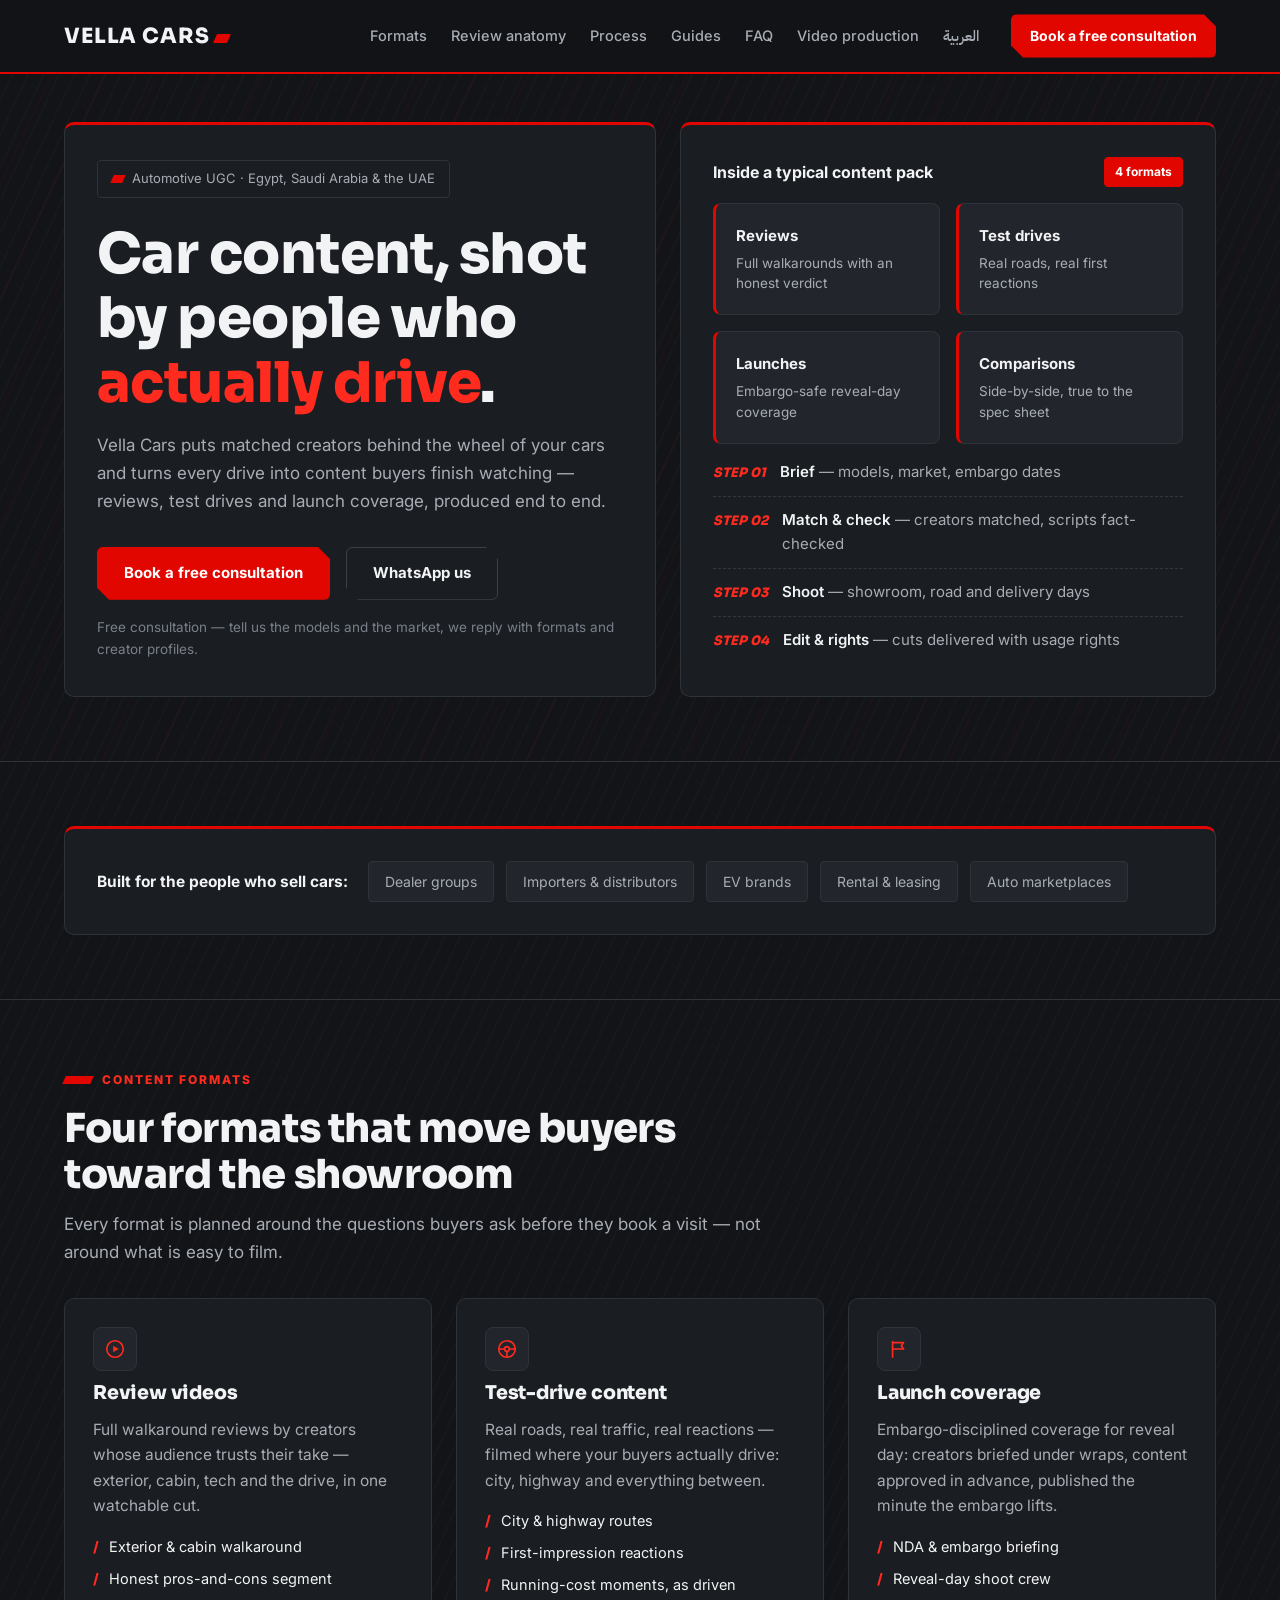
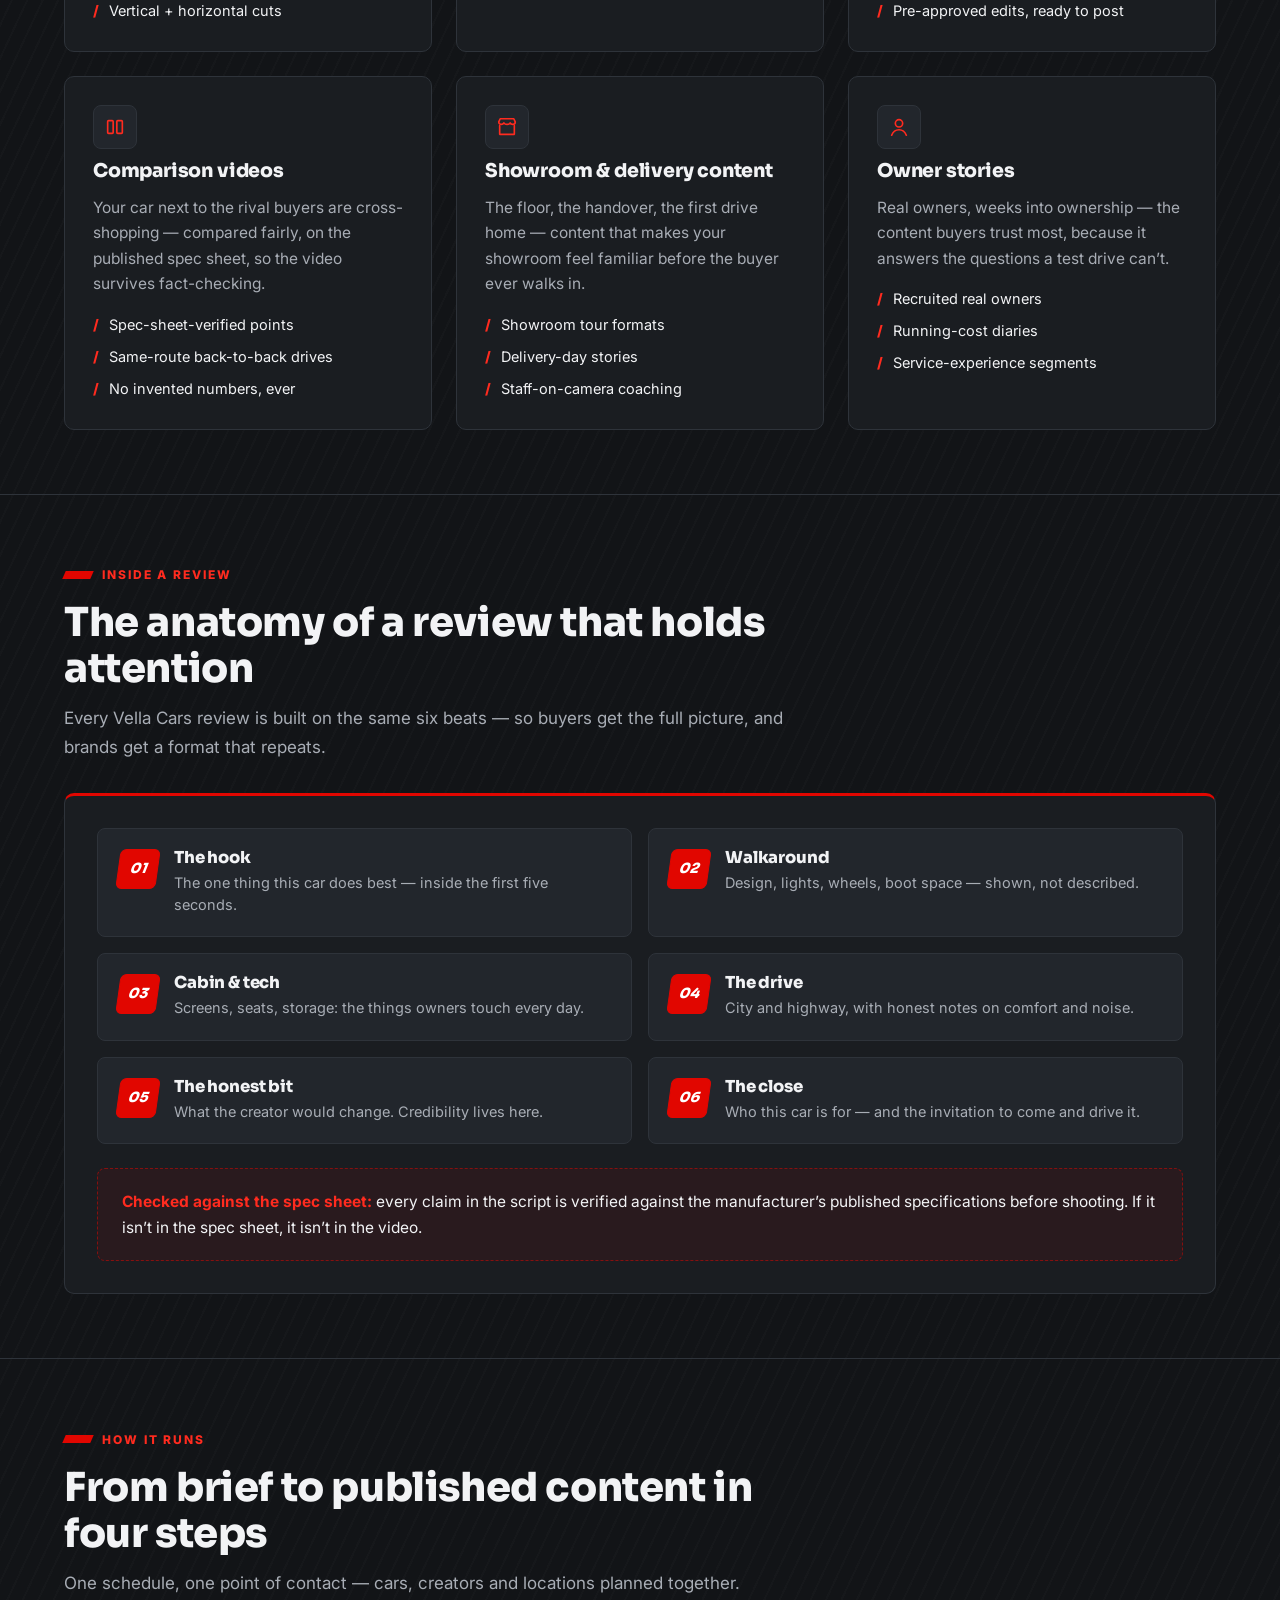
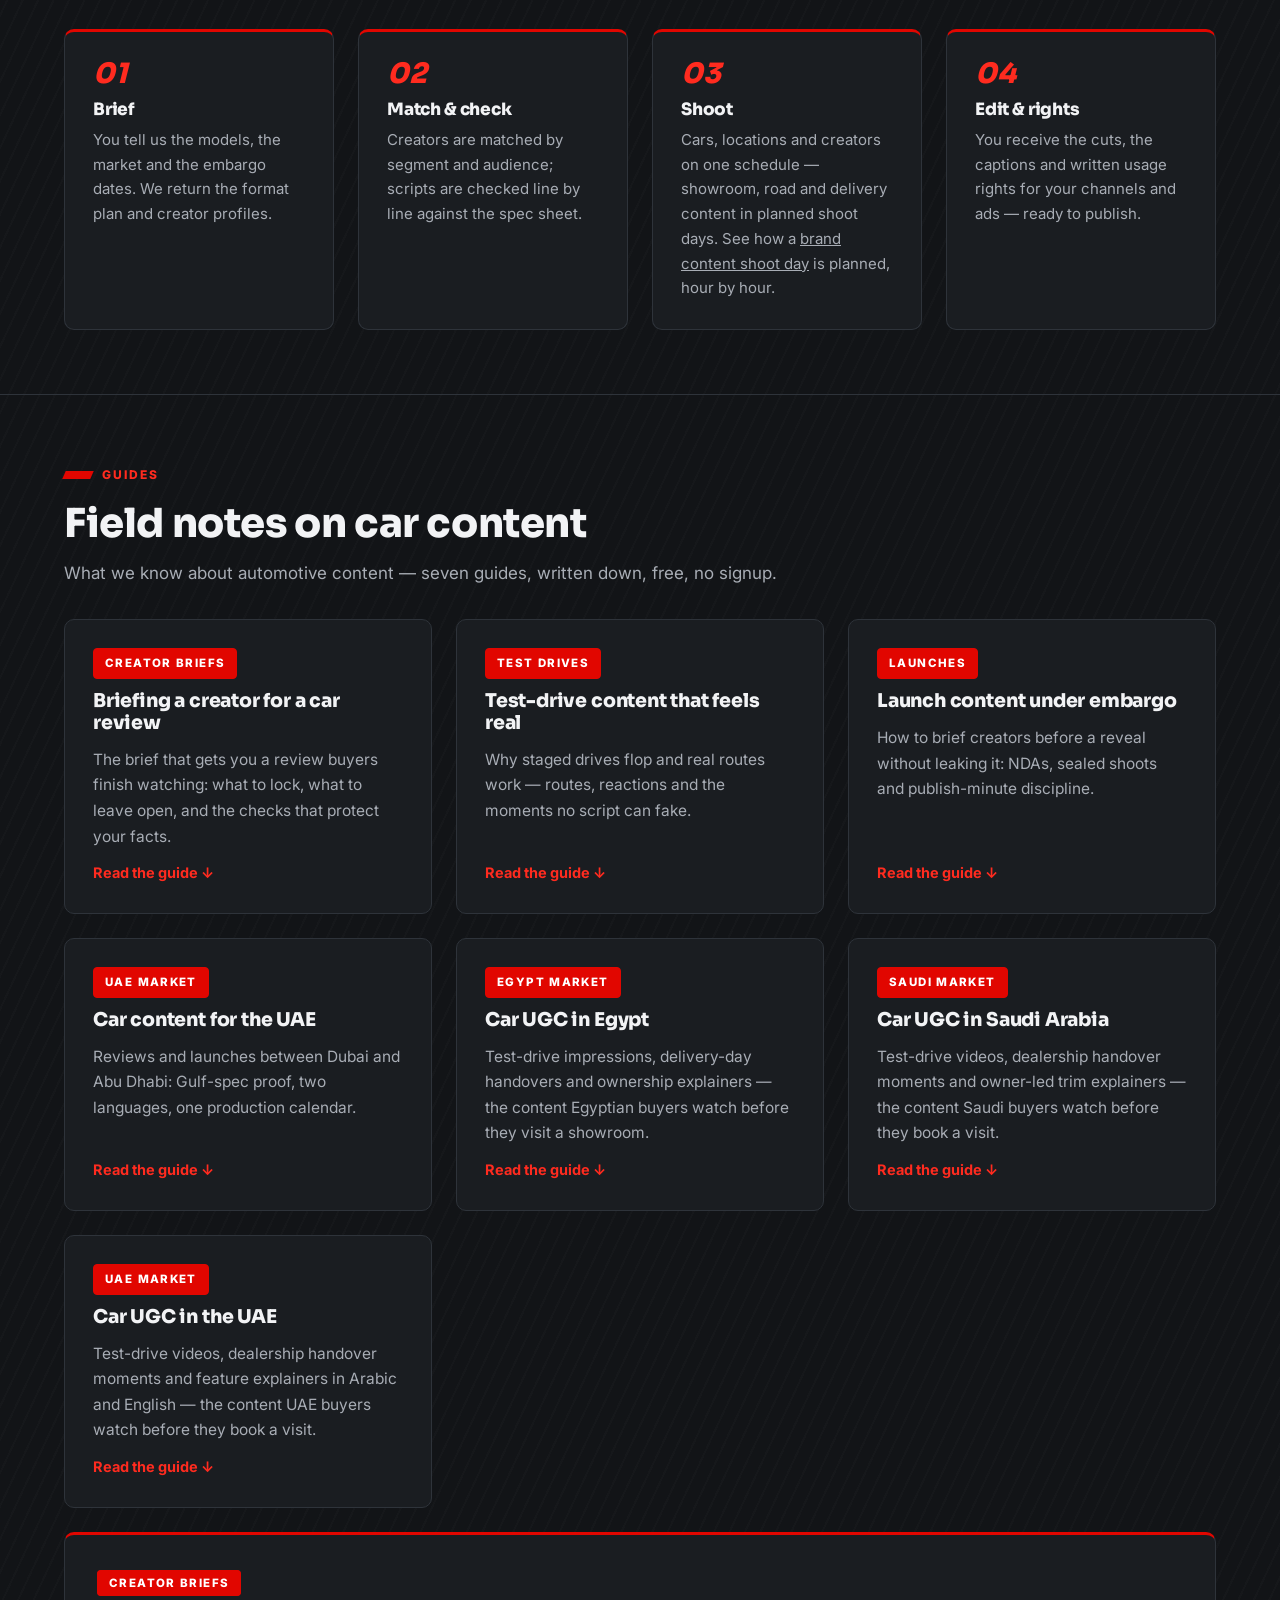
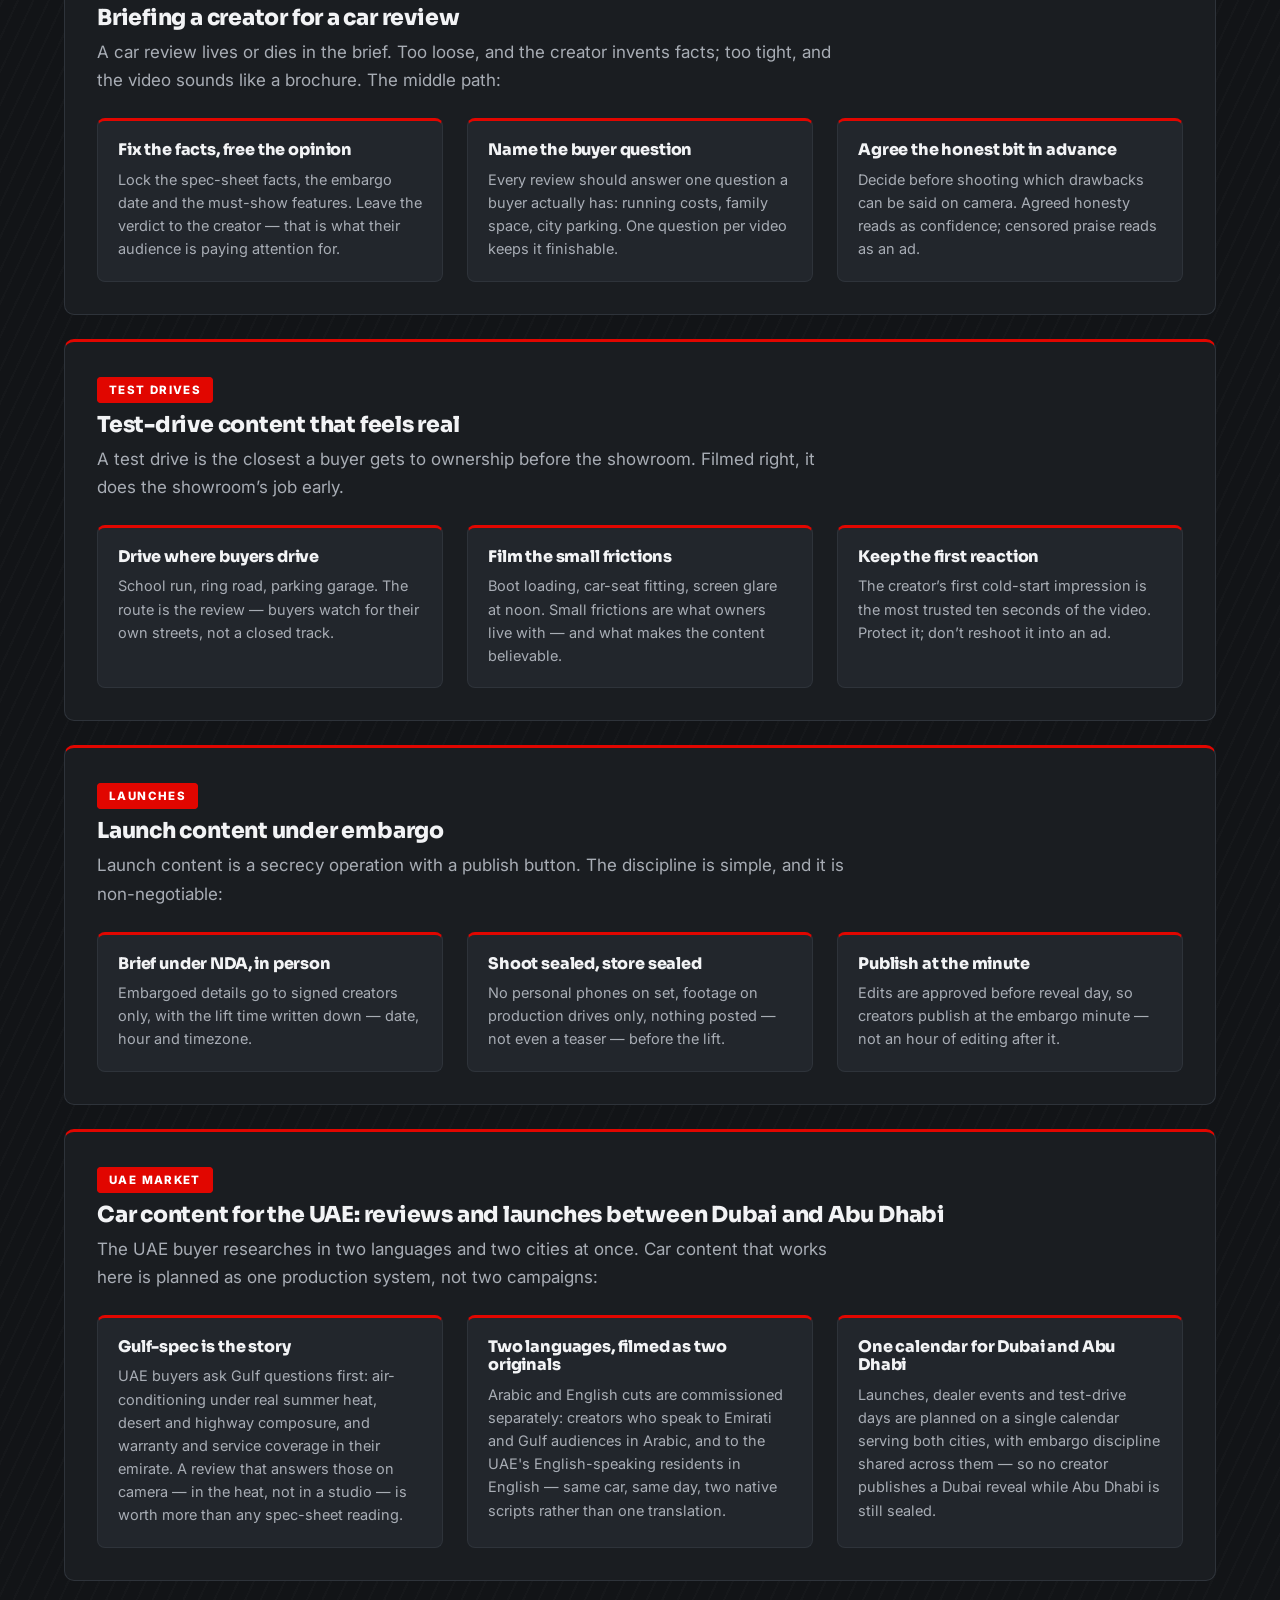
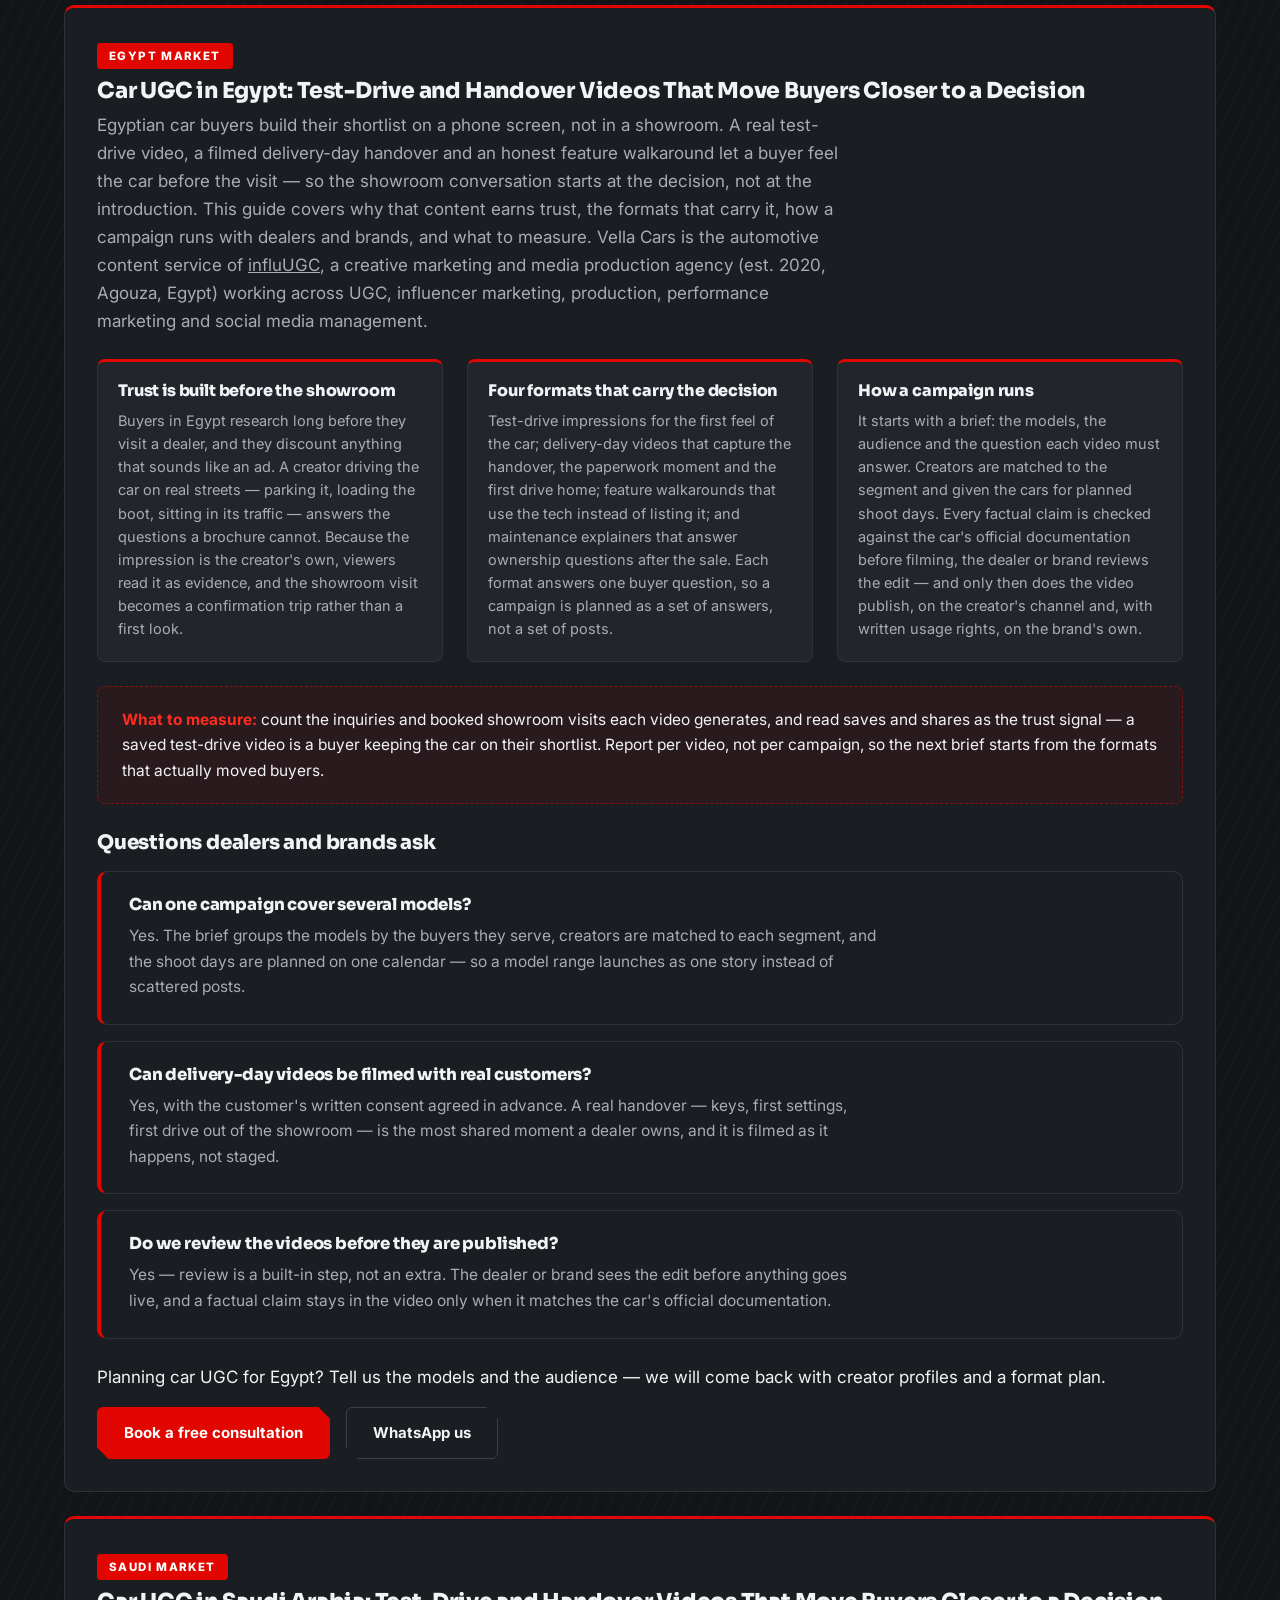
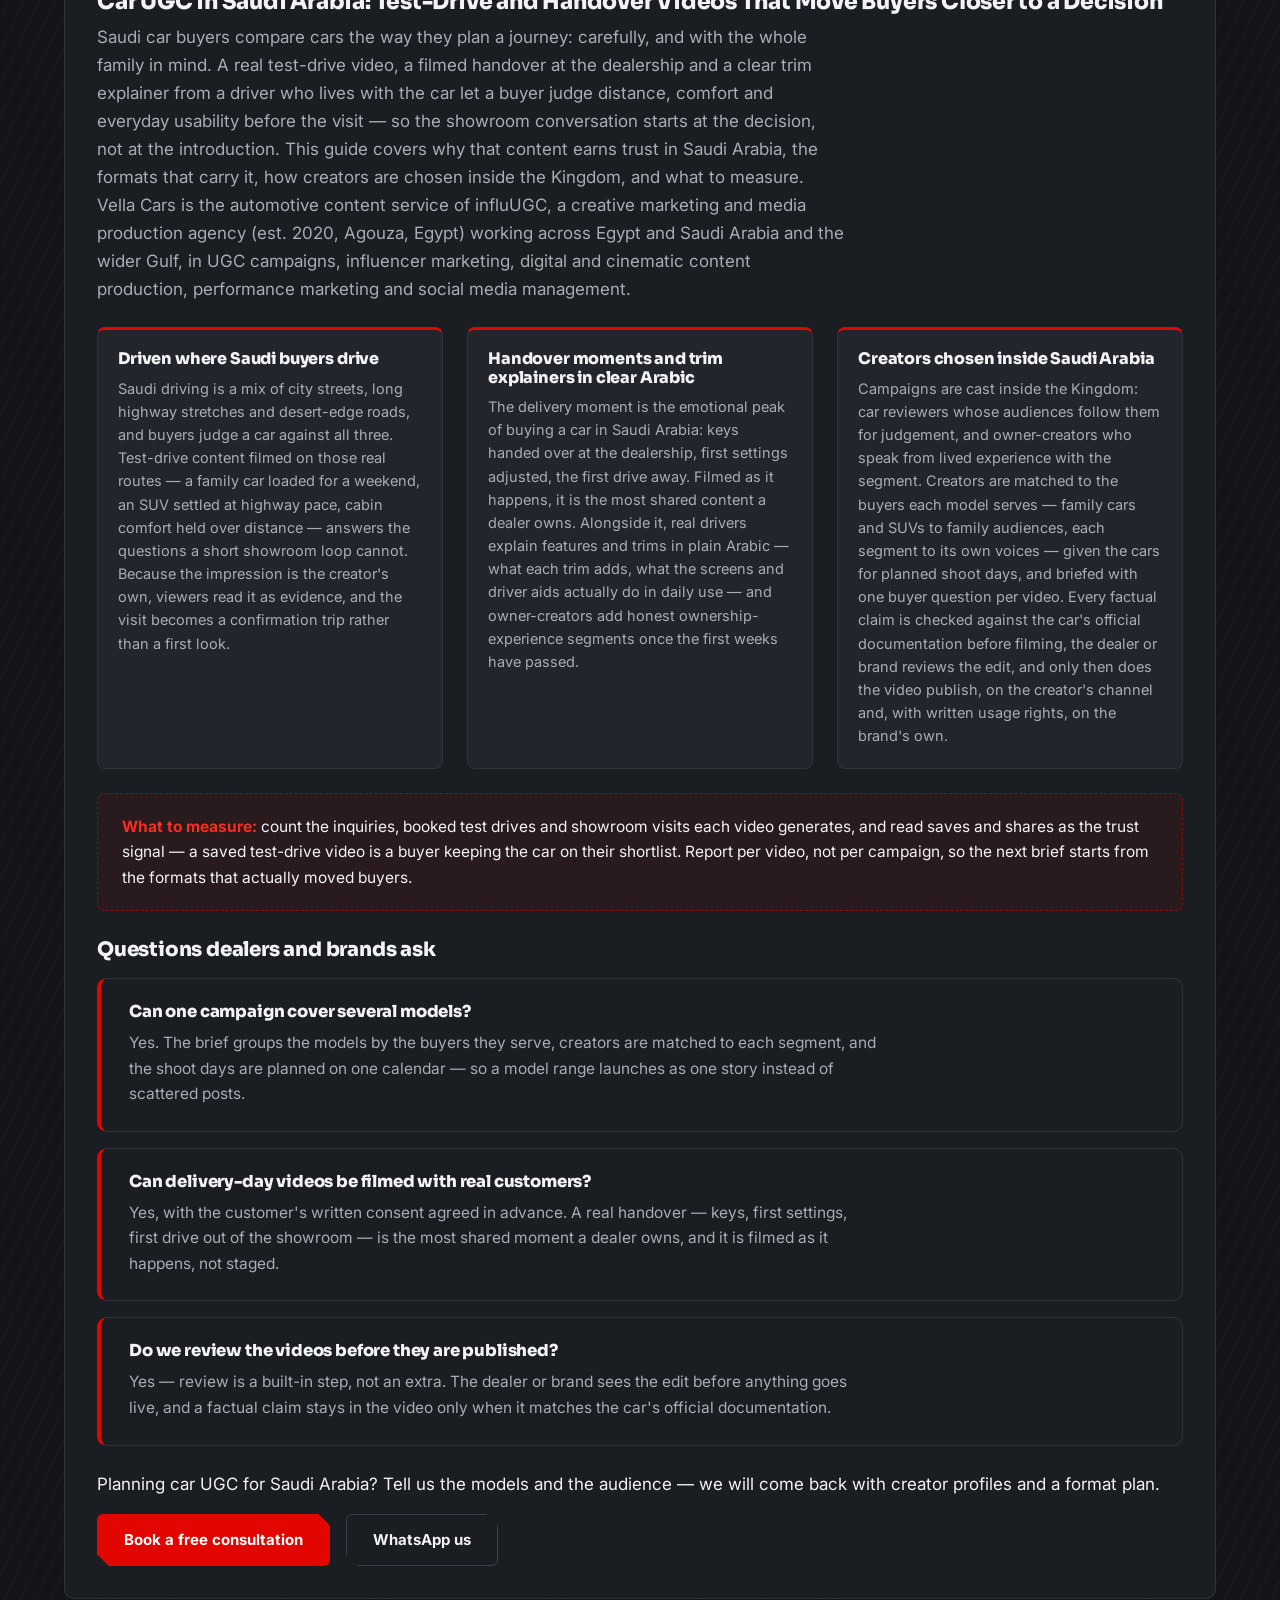
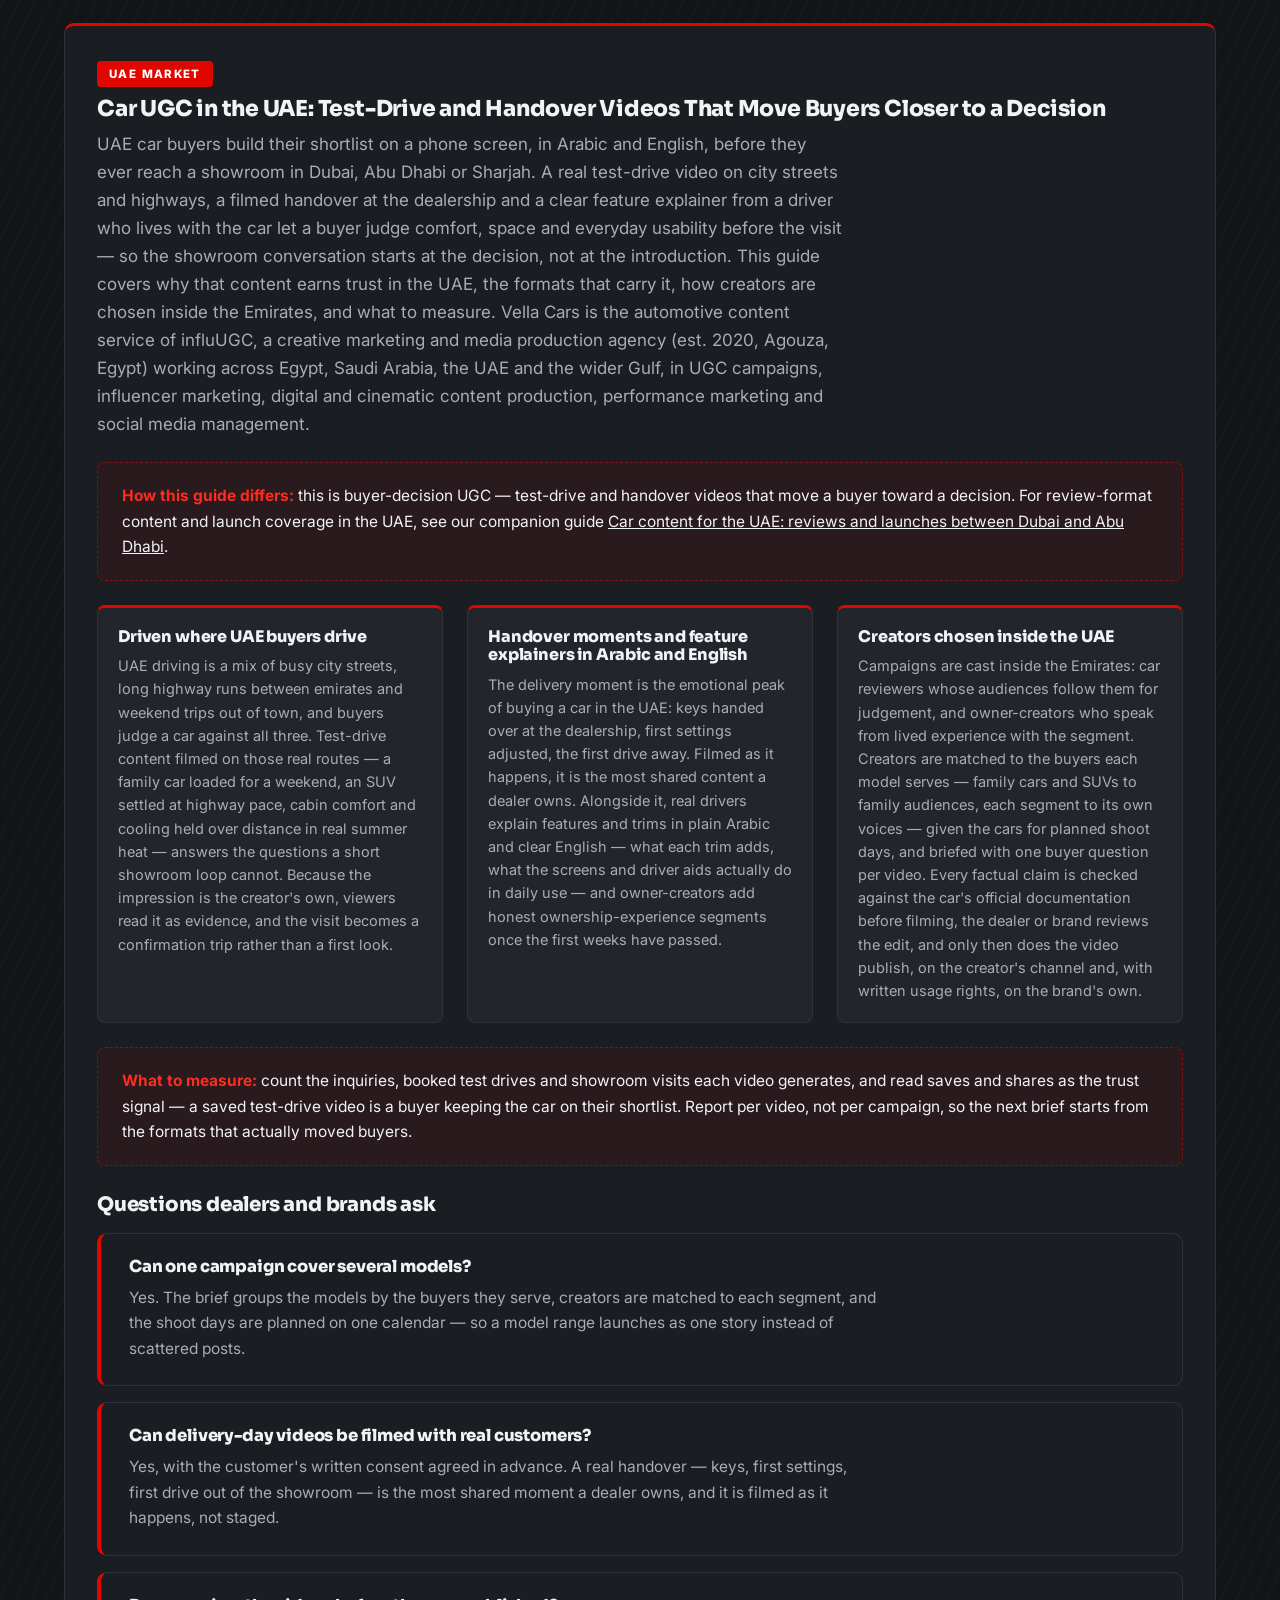
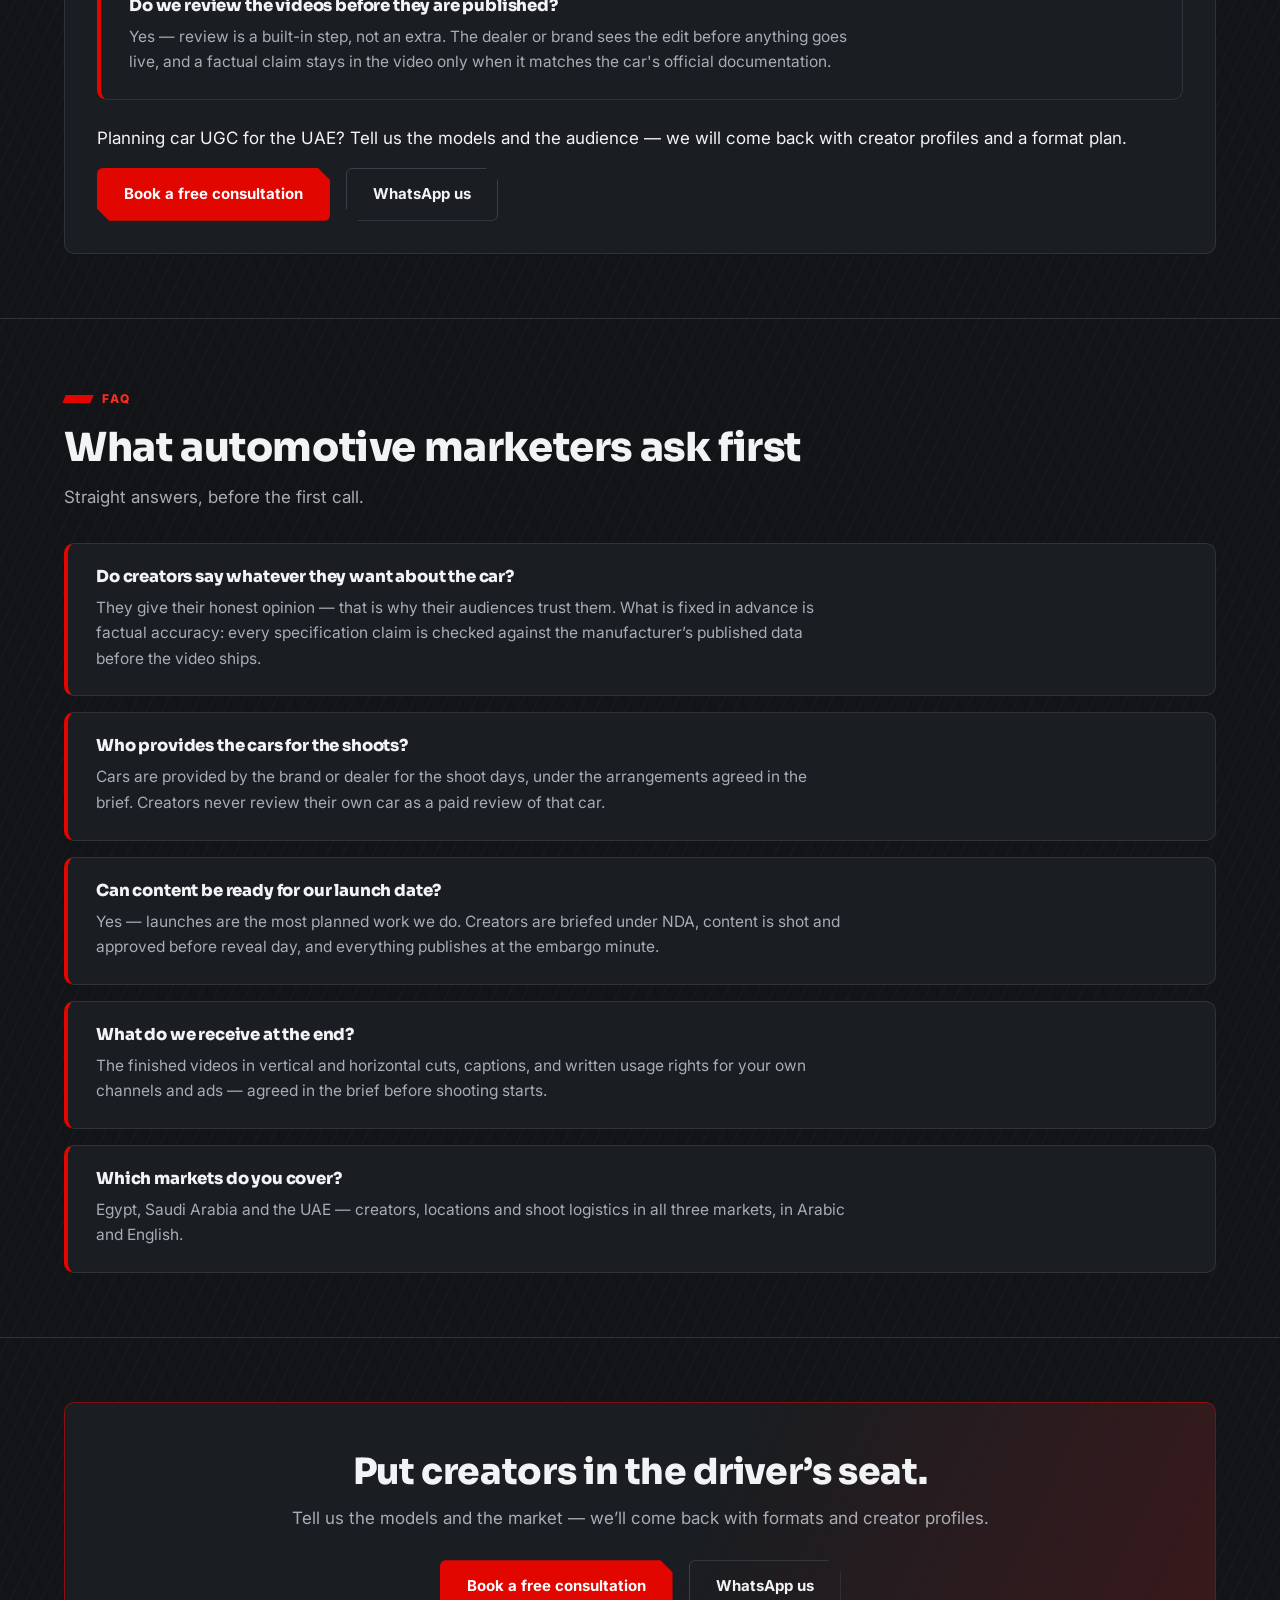
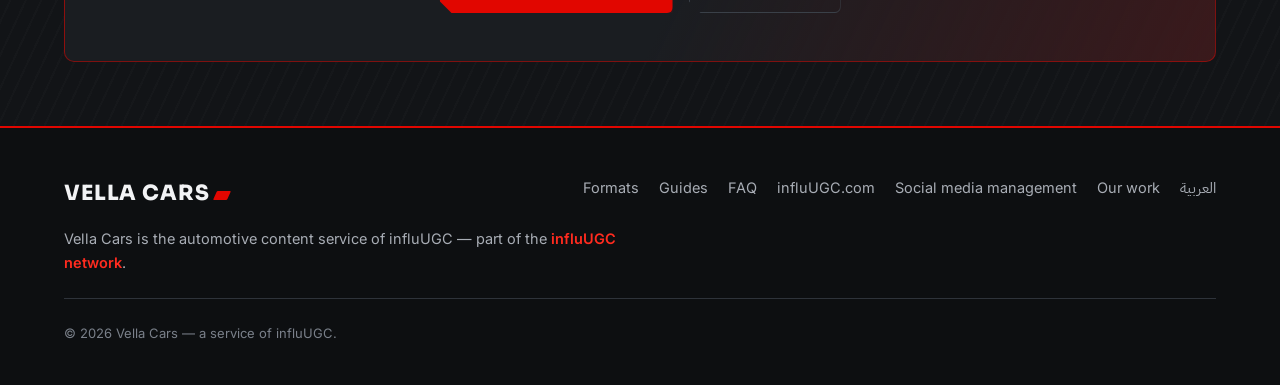
<file: index.html>
<!DOCTYPE html>
<!-- identity-v3-vellacars-2026-11-07 -->
<!-- framed-v2 -->
<html lang="en" dir="ltr">
<head>
<meta charset="UTF-8">
<meta name="viewport" content="width=device-width, initial-scale=1.0">
<title>Vella Cars — UGC &amp; Content Marketing for Automotive | by influUGC</title>
<meta name="description" content="Vella Cars by influUGC: creator reviews, test drives and embargo-safe launch coverage for car brands and dealers in Egypt, Saudi Arabia &amp; the UAE — every script checked against the spec sheet, usage rights in writing.">
<link rel="canonical" href="https://vellacars.com/">
<link rel="alternate" hreflang="en" href="https://vellacars.com/">
<link rel="alternate" hreflang="ar" href="https://vellacars.com/ar.html">
<link rel="icon" type="image/svg+xml" href="/favicon.svg">
<link rel="preconnect" href="https://fonts.googleapis.com">
<link rel="preconnect" href="https://fonts.gstatic.com" crossorigin>
<link href="https://fonts.googleapis.com/css2?family=IBM+Plex+Sans+Arabic:wght@400;500;600;700&family=Inter:wght@400;500;600;700&family=Sora:wght@600;700;800&display=swap" rel="stylesheet">
<link rel="stylesheet" href="/styles.css">
<script type="application/ld+json">
{"@context":"https://schema.org","@type":"Organization","name":"Vella Cars","url":"https://vellacars.com/","description":"Creator reviews, test drives and launch coverage for automotive brands and dealers in Egypt, Saudi Arabia and the UAE.","areaServed":["EG","SA","AE"],"parentOrganization":{"@type":"Organization","name":"influUGC","url":"https://www.influugc.com/"}}
</script>
<script type="application/ld+json">
{"@context":"https://schema.org","@type":"FAQPage","mainEntity":[
{"@type":"Question","name":"Do creators say whatever they want about the car?","acceptedAnswer":{"@type":"Answer","text":"They give their honest opinion — that is why their audiences trust them. What is fixed in advance is factual accuracy: every specification claim is checked against the manufacturer's published data before the video ships."}},
{"@type":"Question","name":"Who provides the cars for the shoots?","acceptedAnswer":{"@type":"Answer","text":"Cars are provided by the brand or dealer for the shoot days, under the arrangements agreed in the brief. Creators never review their own car as a paid review of that car."}},
{"@type":"Question","name":"Can content be ready for our launch date?","acceptedAnswer":{"@type":"Answer","text":"Yes — launches are the most planned work we do. Creators are briefed under NDA, content is shot and approved before reveal day, and everything publishes at the embargo minute."}},
{"@type":"Question","name":"What do we receive at the end?","acceptedAnswer":{"@type":"Answer","text":"The finished videos in vertical and horizontal cuts, captions, and written usage rights for your own channels and ads — agreed in the brief before shooting starts."}},
{"@type":"Question","name":"Which markets do you cover?","acceptedAnswer":{"@type":"Answer","text":"Egypt, Saudi Arabia and the UAE — creators, locations and shoot logistics in all three markets, in Arabic and English."}},
{"@type":"Question","name":"Can one campaign cover several models?","acceptedAnswer":{"@type":"Answer","text":"Yes. The brief groups the models by the buyers they serve, creators are matched to each segment, and the shoot days are planned on one calendar — so a model range launches as one story instead of scattered posts."}},
{"@type":"Question","name":"Can delivery-day videos be filmed with real customers?","acceptedAnswer":{"@type":"Answer","text":"Yes, with the customer's written consent agreed in advance. A real handover — keys, first settings, first drive out of the showroom — is the most shared moment a dealer owns, and it is filmed as it happens, not staged."}},
{"@type":"Question","name":"Do we review the videos before they are published?","acceptedAnswer":{"@type":"Answer","text":"Yes — review is a built-in step, not an extra. The dealer or brand sees the edit before anything goes live, and a factual claim stays in the video only when it matches the car's official documentation."}}
]}
</script>
</head>
<body data-layout="framed-v2">
<header class="site">
  <div class="wrap header-in">
    <a class="wordmark" href="/index.html">Vella Cars<i></i></a>
    <nav class="main">
      <a href="#formats">Formats</a>
      <a href="#anatomy">Review anatomy</a>
      <a href="#process">Process</a>
      <a href="#guides">Guides</a>
      <a href="#faq">FAQ</a>
      <a href="https://www.influugc.com/en/services/video-production">Video production</a>
      <a class="lang-link" href="/ar.html">العربية</a>
    </nav>
    <a class="btn btn-primary btn-sm header-cta" href="https://www.influugc.com/book?utm_source=vellacars&amp;utm_medium=satellite&amp;utm_campaign=network">Book a free consultation</a>
  </div>
</header>
<main>
  <section class="hero">
    <div class="wrap hero-grid">
      <div class="panel hero-copy">
        <span class="chip"><i></i>Automotive UGC · Egypt, Saudi Arabia &amp; the UAE</span>
        <h1>Car content, shot by people who <em>actually drive</em>.</h1>
        <p class="lead">Vella Cars puts matched creators behind the wheel of your cars and turns every drive into content buyers finish watching — reviews, test drives and launch coverage, produced end to end.</p>
        <div class="cta-row">
          <a class="btn btn-primary" href="https://www.influugc.com/book?utm_source=vellacars&amp;utm_medium=satellite&amp;utm_campaign=network">Book a free consultation</a>
          <a class="btn btn-ghost" href="https://wa.me/201029979797?utm_source=vellacars&amp;utm_medium=satellite&amp;utm_campaign=network">WhatsApp us</a>
        </div>
        <p class="hero-note">Free consultation — tell us the models and the market, we reply with formats and creator profiles.</p>
      </div>
      <div class="panel hero-visual">
        <div class="pv-head"><span class="pv-title">Inside a typical content pack</span><span class="pv-tag">4 formats</span></div>
        <div class="tile-grid">
          <div class="tile"><b>Reviews</b><span>Full walkarounds with an honest verdict</span></div>
          <div class="tile"><b>Test drives</b><span>Real roads, real first reactions</span></div>
          <div class="tile"><b>Launches</b><span>Embargo-safe reveal-day coverage</span></div>
          <div class="tile"><b>Comparisons</b><span>Side-by-side, true to the spec sheet</span></div>
        </div>
        <div class="msteps">
          <div class="mstep"><b>STEP 01</b><span><strong>Brief</strong> — models, market, embargo dates</span></div>
          <div class="mstep"><b>STEP 02</b><span><strong>Match &amp; check</strong> — creators matched, scripts fact-checked</span></div>
          <div class="mstep"><b>STEP 03</b><span><strong>Shoot</strong> — showroom, road and delivery days</span></div>
          <div class="mstep"><b>STEP 04</b><span><strong>Edit &amp; rights</strong> — cuts delivered with usage rights</span></div>
        </div>
      </div>
    </div>
  </section>

  <section aria-label="Who this is for">
    <div class="wrap">
      <div class="panel strip">
        <span class="lbl">Built for the people who sell cars:</span>
        <span class="tag">Dealer groups</span>
        <span class="tag">Importers &amp; distributors</span>
        <span class="tag">EV brands</span>
        <span class="tag">Rental &amp; leasing</span>
        <span class="tag">Auto marketplaces</span>
      </div>
    </div>
  </section>

  <section id="formats">
    <div class="wrap">
      <div class="sec-head">
        <span class="eyebrow">Content formats</span>
        <h2>Four formats that move buyers toward the showroom</h2>
        <p class="lead">Every format is planned around the questions buyers ask before they book a visit — not around what is easy to film.</p>
      </div>
      <div class="cards">
        <article class="card">
          <span class="glyph"><svg viewBox="0 0 24 24" fill="none" stroke="currentColor" stroke-width="1.8" stroke-linecap="round" stroke-linejoin="round"><circle cx="12" cy="12" r="9"/><path d="M10 8.5v7l6-3.5z" fill="currentColor" stroke="none"/></svg></span>
          <h3>Review videos</h3>
          <p>Full walkaround reviews by creators whose audience trusts their take — exterior, cabin, tech and the drive, in one watchable cut.</p>
          <ul><li>Exterior &amp; cabin walkaround</li><li>Honest pros-and-cons segment</li><li>Vertical + horizontal cuts</li></ul>
        </article>
        <article class="card">
          <span class="glyph"><svg viewBox="0 0 24 24" fill="none" stroke="currentColor" stroke-width="1.8" stroke-linecap="round" stroke-linejoin="round"><circle cx="12" cy="12" r="9"/><circle cx="12" cy="12" r="2.6"/><path d="M3.4 12h6M14.6 12h6M12 14.6V21"/></svg></span>
          <h3>Test-drive content</h3>
          <p>Real roads, real traffic, real reactions — filmed where your buyers actually drive: city, highway and everything between.</p>
          <ul><li>City &amp; highway routes</li><li>First-impression reactions</li><li>Running-cost moments, as driven</li></ul>
        </article>
        <article class="card">
          <span class="glyph"><svg viewBox="0 0 24 24" fill="none" stroke="currentColor" stroke-width="1.8" stroke-linecap="round" stroke-linejoin="round"><path d="M5 21V4"/><path d="M5 5h12l-2.5 3.5L17 12H5"/></svg></span>
          <h3>Launch coverage</h3>
          <p>Embargo-disciplined coverage for reveal day: creators briefed under wraps, content approved in advance, published the minute the embargo lifts.</p>
          <ul><li>NDA &amp; embargo briefing</li><li>Reveal-day shoot crew</li><li>Pre-approved edits, ready to post</li></ul>
        </article>
        <article class="card">
          <span class="glyph"><svg viewBox="0 0 24 24" fill="none" stroke="currentColor" stroke-width="1.8" stroke-linecap="round" stroke-linejoin="round"><rect x="4" y="5" width="6" height="14" rx="1"/><rect x="14" y="5" width="6" height="14" rx="1"/></svg></span>
          <h3>Comparison videos</h3>
          <p>Your car next to the rival buyers are cross-shopping — compared fairly, on the published spec sheet, so the video survives fact-checking.</p>
          <ul><li>Spec-sheet-verified points</li><li>Same-route back-to-back drives</li><li>No invented numbers, ever</li></ul>
        </article>
        <article class="card">
          <span class="glyph"><svg viewBox="0 0 24 24" fill="none" stroke="currentColor" stroke-width="1.8" stroke-linecap="round" stroke-linejoin="round"><path d="M4 10.5V20h16v-9.5"/><path d="M3 6.5L4.6 3h14.8L21 6.5c0 1.8-1.4 2.7-2.9 2.7-1.2 0-2.2-.7-2.7-1.7C14.8 8.4 13.5 9.2 12 9.2s-2.8-.8-3.4-1.7C8.1 8.5 7.1 9.2 5.9 9.2 4.4 9.2 3 8.3 3 6.5z"/></svg></span>
          <h3>Showroom &amp; delivery content</h3>
          <p>The floor, the handover, the first drive home — content that makes your showroom feel familiar before the buyer ever walks in.</p>
          <ul><li>Showroom tour formats</li><li>Delivery-day stories</li><li>Staff-on-camera coaching</li></ul>
        </article>
        <article class="card">
          <span class="glyph"><svg viewBox="0 0 24 24" fill="none" stroke="currentColor" stroke-width="1.8" stroke-linecap="round" stroke-linejoin="round"><circle cx="12" cy="8" r="4"/><path d="M4 21c1.5-4 4.5-6 8-6s6.5 2 8 6"/></svg></span>
          <h3>Owner stories</h3>
          <p>Real owners, weeks into ownership — the content buyers trust most, because it answers the questions a test drive can’t.</p>
          <ul><li>Recruited real owners</li><li>Running-cost diaries</li><li>Service-experience segments</li></ul>
        </article>
      </div>
    </div>
  </section>

  <section id="anatomy">
    <div class="wrap">
      <div class="sec-head">
        <span class="eyebrow">Inside a review</span>
        <h2>The anatomy of a review that holds attention</h2>
        <p class="lead">Every Vella Cars review is built on the same six beats — so buyers get the full picture, and brands get a format that repeats.</p>
      </div>
      <div class="panel">
        <div class="rows">
          <div class="arow"><span class="num">01</span><div><h3>The hook</h3><p>The one thing this car does best — inside the first five seconds.</p></div></div>
          <div class="arow"><span class="num">02</span><div><h3>Walkaround</h3><p>Design, lights, wheels, boot space — shown, not described.</p></div></div>
          <div class="arow"><span class="num">03</span><div><h3>Cabin &amp; tech</h3><p>Screens, seats, storage: the things owners touch every day.</p></div></div>
          <div class="arow"><span class="num">04</span><div><h3>The drive</h3><p>City and highway, with honest notes on comfort and noise.</p></div></div>
          <div class="arow"><span class="num">05</span><div><h3>The honest bit</h3><p>What the creator would change. Credibility lives here.</p></div></div>
          <div class="arow"><span class="num">06</span><div><h3>The close</h3><p>Who this car is for — and the invitation to come and drive it.</p></div></div>
        </div>
        <p class="note"><b>Checked against the spec sheet:</b> every claim in the script is verified against the manufacturer’s published specifications before shooting. If it isn’t in the spec sheet, it isn’t in the video.</p>
      </div>
    </div>
  </section>

  <section id="process">
    <div class="wrap">
      <div class="sec-head">
        <span class="eyebrow">How it runs</span>
        <h2>From brief to published content in four steps</h2>
        <p class="lead">One schedule, one point of contact — cars, creators and locations planned together.</p>
      </div>
      <div class="steps">
        <div class="step"><p class="n">01</p><h3>Brief</h3><p>You tell us the models, the market and the embargo dates. We return the format plan and creator profiles.</p></div>
        <div class="step"><p class="n">02</p><h3>Match &amp; check</h3><p>Creators are matched by segment and audience; scripts are checked line by line against the spec sheet.</p></div>
        <div class="step"><p class="n">03</p><h3>Shoot</h3><p>Cars, locations and creators on one schedule — showroom, road and delivery content in planned shoot days. See how a <a href="https://www.influugc.com/en/blog/brand-content-shoot-day-plan">brand content shoot day</a> is planned, hour by hour.</p></div>
        <div class="step"><p class="n">04</p><h3>Edit &amp; rights</h3><p>You receive the cuts, the captions and written usage rights for your channels and ads — ready to publish.</p></div>
      </div>
    </div>
  </section>

  <section id="guides">
    <div class="wrap">
      <div class="sec-head">
        <span class="eyebrow">Guides</span>
        <h2>Field notes on car content</h2>
        <p class="lead">What we know about automotive content — seven guides, written down, free, no signup.</p>
      </div>
      <div class="cards">
        <article class="gcard">
          <span class="gchip">Creator briefs</span>
          <h3>Briefing a creator for a car review</h3>
          <p>The brief that gets you a review buyers finish watching: what to lock, what to leave open, and the checks that protect your facts.</p>
          <a class="more" href="#guide-brief">Read the guide ↓</a>
        </article>
        <article class="gcard">
          <span class="gchip">Test drives</span>
          <h3>Test-drive content that feels real</h3>
          <p>Why staged drives flop and real routes work — routes, reactions and the moments no script can fake.</p>
          <a class="more" href="#guide-testdrive">Read the guide ↓</a>
        </article>
        <article class="gcard">
          <span class="gchip">Launches</span>
          <h3>Launch content under embargo</h3>
          <p>How to brief creators before a reveal without leaking it: NDAs, sealed shoots and publish-minute discipline.</p>
          <a class="more" href="#guide-launch">Read the guide ↓</a>
        </article>
      <article class="gcard">
        <span class="gchip">UAE market</span>
        <h3>Car content for the UAE</h3>
        <p>Reviews and launches between Dubai and Abu Dhabi: Gulf-spec proof, two languages, one production calendar.</p>
        <a class="more" href="#guide-uae">Read the guide ↓</a>
      </article>
        <article class="gcard">
          <span class="gchip">Egypt market</span>
          <h3>Car UGC in Egypt</h3>
          <p>Test-drive impressions, delivery-day handovers and ownership explainers — the content Egyptian buyers watch before they visit a showroom.</p>
          <a class="more" href="#guide-car-ugc-egypt">Read the guide ↓</a>
        </article>
        <article class="gcard">
          <span class="gchip">Saudi market</span>
          <h3>Car UGC in Saudi Arabia</h3>
          <p>Test-drive videos, dealership handover moments and owner-led trim explainers — the content Saudi buyers watch before they book a visit.</p>
          <a class="more" href="#guide-car-ugc-saudi">Read the guide ↓</a>
        </article>
        <article class="gcard">
          <span class="gchip">UAE market</span>
          <h3>Car UGC in the UAE</h3>
          <p>Test-drive videos, dealership handover moments and feature explainers in Arabic and English — the content UAE buyers watch before they book a visit.</p>
          <a class="more" href="#guide-car-ugc-uae">Read the guide ↓</a>
        </article>
      </div>

      <article class="panel guide" id="guide-brief">
        <span class="gchip">Creator briefs</span>
        <h3 class="g-title">Briefing a creator for a car review</h3>
        <p class="g-intro">A car review lives or dies in the brief. Too loose, and the creator invents facts; too tight, and the video sounds like a brochure. The middle path:</p>
        <div class="g-points">
          <div class="g-point"><h3>Fix the facts, free the opinion</h3><p>Lock the spec-sheet facts, the embargo date and the must-show features. Leave the verdict to the creator — that is what their audience is paying attention for.</p></div>
          <div class="g-point"><h3>Name the buyer question</h3><p>Every review should answer one question a buyer actually has: running costs, family space, city parking. One question per video keeps it finishable.</p></div>
          <div class="g-point"><h3>Agree the honest bit in advance</h3><p>Decide before shooting which drawbacks can be said on camera. Agreed honesty reads as confidence; censored praise reads as an ad.</p></div>
        </div>
      </article>

      <article class="panel guide" id="guide-testdrive">
        <span class="gchip">Test drives</span>
        <h3 class="g-title">Test-drive content that feels real</h3>
        <p class="g-intro">A test drive is the closest a buyer gets to ownership before the showroom. Filmed right, it does the showroom’s job early.</p>
        <div class="g-points">
          <div class="g-point"><h3>Drive where buyers drive</h3><p>School run, ring road, parking garage. The route is the review — buyers watch for their own streets, not a closed track.</p></div>
          <div class="g-point"><h3>Film the small frictions</h3><p>Boot loading, car-seat fitting, screen glare at noon. Small frictions are what owners live with — and what makes the content believable.</p></div>
          <div class="g-point"><h3>Keep the first reaction</h3><p>The creator’s first cold-start impression is the most trusted ten seconds of the video. Protect it; don’t reshoot it into an ad.</p></div>
        </div>
      </article>

      <article class="panel guide" id="guide-launch">
        <span class="gchip">Launches</span>
        <h3 class="g-title">Launch content under embargo</h3>
        <p class="g-intro">Launch content is a secrecy operation with a publish button. The discipline is simple, and it is non-negotiable:</p>
        <div class="g-points">
          <div class="g-point"><h3>Brief under NDA, in person</h3><p>Embargoed details go to signed creators only, with the lift time written down — date, hour and timezone.</p></div>
          <div class="g-point"><h3>Shoot sealed, store sealed</h3><p>No personal phones on set, footage on production drives only, nothing posted — not even a teaser — before the lift.</p></div>
          <div class="g-point"><h3>Publish at the minute</h3><p>Edits are approved before reveal day, so creators publish at the embargo minute — not an hour of editing after it.</p></div>
        </div>
      </article>
      <article class="panel guide" id="guide-uae">
        <span class="gchip">UAE market</span>
        <h3 class="g-title">Car content for the UAE: reviews and launches between Dubai and Abu Dhabi</h3>
        <p class="g-intro">The UAE buyer researches in two languages and two cities at once. Car content that works here is planned as one production system, not two campaigns:</p>
        <div class="g-points">
          <div class="g-point"><h3>Gulf-spec is the story</h3><p>UAE buyers ask Gulf questions first: air-conditioning under real summer heat, desert and highway composure, and warranty and service coverage in their emirate. A review that answers those on camera — in the heat, not in a studio — is worth more than any spec-sheet reading.</p></div>
          <div class="g-point"><h3>Two languages, filmed as two originals</h3><p>Arabic and English cuts are commissioned separately: creators who speak to Emirati and Gulf audiences in Arabic, and to the UAE's English-speaking residents in English — same car, same day, two native scripts rather than one translation.</p></div>
          <div class="g-point"><h3>One calendar for Dubai and Abu Dhabi</h3><p>Launches, dealer events and test-drive days are planned on a single calendar serving both cities, with embargo discipline shared across them — so no creator publishes a Dubai reveal while Abu Dhabi is still sealed.</p></div>
        </div>
      </article>

      <article class="panel guide" id="guide-car-ugc-egypt">
        <span class="gchip">Egypt market</span>
        <h3 class="g-title">Car UGC in Egypt: Test-Drive and Handover Videos That Move Buyers Closer to a Decision</h3>
        <p class="g-intro">Egyptian car buyers build their shortlist on a phone screen, not in a showroom. A real test-drive video, a filmed delivery-day handover and an honest feature walkaround let a buyer feel the car before the visit — so the showroom conversation starts at the decision, not at the introduction. This guide covers why that content earns trust, the formats that carry it, how a campaign runs with dealers and brands, and what to measure. Vella Cars is the automotive content service of <a href="https://www.influugc.com/en/about">influUGC</a>, a creative marketing and media production agency (est. 2020, Agouza, Egypt) working across UGC, influencer marketing, production, performance marketing and social media management.</p>
        <div class="g-points">
          <div class="g-point"><h3>Trust is built before the showroom</h3><p>Buyers in Egypt research long before they visit a dealer, and they discount anything that sounds like an ad. A creator driving the car on real streets — parking it, loading the boot, sitting in its traffic — answers the questions a brochure cannot. Because the impression is the creator's own, viewers read it as evidence, and the showroom visit becomes a confirmation trip rather than a first look.</p></div>
          <div class="g-point"><h3>Four formats that carry the decision</h3><p>Test-drive impressions for the first feel of the car; delivery-day videos that capture the handover, the paperwork moment and the first drive home; feature walkarounds that use the tech instead of listing it; and maintenance explainers that answer ownership questions after the sale. Each format answers one buyer question, so a campaign is planned as a set of answers, not a set of posts.</p></div>
          <div class="g-point"><h3>How a campaign runs</h3><p>It starts with a brief: the models, the audience and the question each video must answer. Creators are matched to the segment and given the cars for planned shoot days. Every factual claim is checked against the car's official documentation before filming, the dealer or brand reviews the edit — and only then does the video publish, on the creator's channel and, with written usage rights, on the brand's own.</p></div>
        </div>
        <p class="note"><b>What to measure:</b> count the inquiries and booked showroom visits each video generates, and read saves and shares as the trust signal — a saved test-drive video is a buyer keeping the car on their shortlist. Report per video, not per campaign, so the next brief starts from the formats that actually moved buyers.</p>
        <h3 style="margin:28px 0 4px">Questions dealers and brands ask</h3>
        <div class="faq" style="margin-top:16px">
          <div class="qa"><h3>Can one campaign cover several models?</h3><p>Yes. The brief groups the models by the buyers they serve, creators are matched to each segment, and the shoot days are planned on one calendar — so a model range launches as one story instead of scattered posts.</p></div>
          <div class="qa"><h3>Can delivery-day videos be filmed with real customers?</h3><p>Yes, with the customer's written consent agreed in advance. A real handover — keys, first settings, first drive out of the showroom — is the most shared moment a dealer owns, and it is filmed as it happens, not staged.</p></div>
          <div class="qa"><h3>Do we review the videos before they are published?</h3><p>Yes — review is a built-in step, not an extra. The dealer or brand sees the edit before anything goes live, and a factual claim stays in the video only when it matches the car's official documentation.</p></div>
        </div>
        <p style="margin-top:24px">Planning car UGC for Egypt? Tell us the models and the audience — we will come back with creator profiles and a format plan.</p>
        <div class="cta-row" style="margin-top:16px">
          <a class="btn btn-primary" href="https://www.influugc.com/book?utm_source=vellacars&amp;utm_medium=satellite&amp;utm_campaign=network">Book a free consultation</a>
          <a class="btn btn-ghost" href="https://wa.me/201029979797?utm_source=vellacars&amp;utm_medium=satellite&amp;utm_campaign=network">WhatsApp us</a>
        </div>
      </article>

      <article class="panel guide" id="guide-car-ugc-saudi">
        <span class="gchip">Saudi market</span>
        <h3 class="g-title">Car UGC in Saudi Arabia: Test-Drive and Handover Videos That Move Buyers Closer to a Decision</h3>
        <p class="g-intro">Saudi car buyers compare cars the way they plan a journey: carefully, and with the whole family in mind. A real test-drive video, a filmed handover at the dealership and a clear trim explainer from a driver who lives with the car let a buyer judge distance, comfort and everyday usability before the visit — so the showroom conversation starts at the decision, not at the introduction. This guide covers why that content earns trust in Saudi Arabia, the formats that carry it, how creators are chosen inside the Kingdom, and what to measure. Vella Cars is the automotive content service of influUGC, a creative marketing and media production agency (est. 2020, Agouza, Egypt) working across Egypt and Saudi Arabia and the wider Gulf, in UGC campaigns, influencer marketing, digital and cinematic content production, performance marketing and social media management.</p>
        <div class="g-points">
          <div class="g-point"><h3>Driven where Saudi buyers drive</h3><p>Saudi driving is a mix of city streets, long highway stretches and desert-edge roads, and buyers judge a car against all three. Test-drive content filmed on those real routes — a family car loaded for a weekend, an SUV settled at highway pace, cabin comfort held over distance — answers the questions a short showroom loop cannot. Because the impression is the creator's own, viewers read it as evidence, and the visit becomes a confirmation trip rather than a first look.</p></div>
          <div class="g-point"><h3>Handover moments and trim explainers in clear Arabic</h3><p>The delivery moment is the emotional peak of buying a car in Saudi Arabia: keys handed over at the dealership, first settings adjusted, the first drive away. Filmed as it happens, it is the most shared content a dealer owns. Alongside it, real drivers explain features and trims in plain Arabic — what each trim adds, what the screens and driver aids actually do in daily use — and owner-creators add honest ownership-experience segments once the first weeks have passed.</p></div>
          <div class="g-point"><h3>Creators chosen inside Saudi Arabia</h3><p>Campaigns are cast inside the Kingdom: car reviewers whose audiences follow them for judgement, and owner-creators who speak from lived experience with the segment. Creators are matched to the buyers each model serves — family cars and SUVs to family audiences, each segment to its own voices — given the cars for planned shoot days, and briefed with one buyer question per video. Every factual claim is checked against the car's official documentation before filming, the dealer or brand reviews the edit, and only then does the video publish, on the creator's channel and, with written usage rights, on the brand's own.</p></div>
        </div>
        <p class="note"><b>What to measure:</b> count the inquiries, booked test drives and showroom visits each video generates, and read saves and shares as the trust signal — a saved test-drive video is a buyer keeping the car on their shortlist. Report per video, not per campaign, so the next brief starts from the formats that actually moved buyers.</p>
        <h3 style="margin:28px 0 4px">Questions dealers and brands ask</h3>
        <div class="faq" style="margin-top:16px">
          <div class="qa"><h3>Can one campaign cover several models?</h3><p>Yes. The brief groups the models by the buyers they serve, creators are matched to each segment, and the shoot days are planned on one calendar — so a model range launches as one story instead of scattered posts.</p></div>
          <div class="qa"><h3>Can delivery-day videos be filmed with real customers?</h3><p>Yes, with the customer's written consent agreed in advance. A real handover — keys, first settings, first drive out of the showroom — is the most shared moment a dealer owns, and it is filmed as it happens, not staged.</p></div>
          <div class="qa"><h3>Do we review the videos before they are published?</h3><p>Yes — review is a built-in step, not an extra. The dealer or brand sees the edit before anything goes live, and a factual claim stays in the video only when it matches the car's official documentation.</p></div>
        </div>
        <p style="margin-top:24px">Planning car UGC for Saudi Arabia? Tell us the models and the audience — we will come back with creator profiles and a format plan.</p>
        <div class="cta-row" style="margin-top:16px">
          <a class="btn btn-primary" href="https://www.influugc.com/book?utm_source=vellacars&amp;utm_medium=satellite&amp;utm_campaign=network">Book a free consultation</a>
          <a class="btn btn-ghost" href="https://wa.me/201029979797?utm_source=vellacars&amp;utm_medium=satellite&amp;utm_campaign=network">WhatsApp us</a>
        </div>
      </article>

      <article class="panel guide" id="guide-car-ugc-uae">
        <span class="gchip">UAE market</span>
        <h3 class="g-title">Car UGC in the UAE: Test-Drive and Handover Videos That Move Buyers Closer to a Decision</h3>
        <p class="g-intro">UAE car buyers build their shortlist on a phone screen, in Arabic and English, before they ever reach a showroom in Dubai, Abu Dhabi or Sharjah. A real test-drive video on city streets and highways, a filmed handover at the dealership and a clear feature explainer from a driver who lives with the car let a buyer judge comfort, space and everyday usability before the visit — so the showroom conversation starts at the decision, not at the introduction. This guide covers why that content earns trust in the UAE, the formats that carry it, how creators are chosen inside the Emirates, and what to measure. Vella Cars is the automotive content service of influUGC, a creative marketing and media production agency (est. 2020, Agouza, Egypt) working across Egypt, Saudi Arabia, the UAE and the wider Gulf, in UGC campaigns, influencer marketing, digital and cinematic content production, performance marketing and social media management.</p>
        <p class="note"><b>How this guide differs:</b> this is buyer-decision UGC — test-drive and handover videos that move a buyer toward a decision. For review-format content and launch coverage in the UAE, see our companion guide <a href="#guide-uae">Car content for the UAE: reviews and launches between Dubai and Abu Dhabi</a>.</p>
        <div class="g-points">
          <div class="g-point"><h3>Driven where UAE buyers drive</h3><p>UAE driving is a mix of busy city streets, long highway runs between emirates and weekend trips out of town, and buyers judge a car against all three. Test-drive content filmed on those real routes — a family car loaded for a weekend, an SUV settled at highway pace, cabin comfort and cooling held over distance in real summer heat — answers the questions a short showroom loop cannot. Because the impression is the creator's own, viewers read it as evidence, and the visit becomes a confirmation trip rather than a first look.</p></div>
          <div class="g-point"><h3>Handover moments and feature explainers in Arabic and English</h3><p>The delivery moment is the emotional peak of buying a car in the UAE: keys handed over at the dealership, first settings adjusted, the first drive away. Filmed as it happens, it is the most shared content a dealer owns. Alongside it, real drivers explain features and trims in plain Arabic and clear English — what each trim adds, what the screens and driver aids actually do in daily use — and owner-creators add honest ownership-experience segments once the first weeks have passed.</p></div>
          <div class="g-point"><h3>Creators chosen inside the UAE</h3><p>Campaigns are cast inside the Emirates: car reviewers whose audiences follow them for judgement, and owner-creators who speak from lived experience with the segment. Creators are matched to the buyers each model serves — family cars and SUVs to family audiences, each segment to its own voices — given the cars for planned shoot days, and briefed with one buyer question per video. Every factual claim is checked against the car's official documentation before filming, the dealer or brand reviews the edit, and only then does the video publish, on the creator's channel and, with written usage rights, on the brand's own.</p></div>
        </div>
        <p class="note"><b>What to measure:</b> count the inquiries, booked test drives and showroom visits each video generates, and read saves and shares as the trust signal — a saved test-drive video is a buyer keeping the car on their shortlist. Report per video, not per campaign, so the next brief starts from the formats that actually moved buyers.</p>
        <h3 style="margin:28px 0 4px">Questions dealers and brands ask</h3>
        <div class="faq" style="margin-top:16px">
          <div class="qa"><h3>Can one campaign cover several models?</h3><p>Yes. The brief groups the models by the buyers they serve, creators are matched to each segment, and the shoot days are planned on one calendar — so a model range launches as one story instead of scattered posts.</p></div>
          <div class="qa"><h3>Can delivery-day videos be filmed with real customers?</h3><p>Yes, with the customer's written consent agreed in advance. A real handover — keys, first settings, first drive out of the showroom — is the most shared moment a dealer owns, and it is filmed as it happens, not staged.</p></div>
          <div class="qa"><h3>Do we review the videos before they are published?</h3><p>Yes — review is a built-in step, not an extra. The dealer or brand sees the edit before anything goes live, and a factual claim stays in the video only when it matches the car's official documentation.</p></div>
        </div>
        <p style="margin-top:24px">Planning car UGC for the UAE? Tell us the models and the audience — we will come back with creator profiles and a format plan.</p>
        <div class="cta-row" style="margin-top:16px">
          <a class="btn btn-primary" href="https://www.influugc.com/book?utm_source=vellacars&amp;utm_medium=satellite&amp;utm_campaign=network">Book a free consultation</a>
          <a class="btn btn-ghost" href="https://wa.me/201029979797?utm_source=vellacars&amp;utm_medium=satellite&amp;utm_campaign=network">WhatsApp us</a>
        </div>
      </article>
    </div>
  </section>

  <section id="faq">
    <div class="wrap">
      <div class="sec-head">
        <span class="eyebrow">FAQ</span>
        <h2>What automotive marketers ask first</h2>
        <p class="lead">Straight answers, before the first call.</p>
      </div>
      <div class="faq">
        <div class="qa"><h3>Do creators say whatever they want about the car?</h3><p>They give their honest opinion — that is why their audiences trust them. What is fixed in advance is factual accuracy: every specification claim is checked against the manufacturer’s published data before the video ships.</p></div>
        <div class="qa"><h3>Who provides the cars for the shoots?</h3><p>Cars are provided by the brand or dealer for the shoot days, under the arrangements agreed in the brief. Creators never review their own car as a paid review of that car.</p></div>
        <div class="qa"><h3>Can content be ready for our launch date?</h3><p>Yes — launches are the most planned work we do. Creators are briefed under NDA, content is shot and approved before reveal day, and everything publishes at the embargo minute.</p></div>
        <div class="qa"><h3>What do we receive at the end?</h3><p>The finished videos in vertical and horizontal cuts, captions, and written usage rights for your own channels and ads — agreed in the brief before shooting starts.</p></div>
        <div class="qa"><h3>Which markets do you cover?</h3><p>Egypt, Saudi Arabia and the UAE — creators, locations and shoot logistics in all three markets, in Arabic and English.</p></div>
      </div>
    </div>
  </section>

  <section aria-label="Book a consultation">
    <div class="wrap">
      <div class="cta-band">
        <h2>Put creators in the driver’s seat.</h2>
        <p class="lead">Tell us the models and the market — we’ll come back with formats and creator profiles.</p>
        <div class="cta-row">
          <a class="btn btn-primary" href="https://www.influugc.com/book?utm_source=vellacars&amp;utm_medium=satellite&amp;utm_campaign=network">Book a free consultation</a>
          <a class="btn btn-ghost" href="https://wa.me/201029979797?utm_source=vellacars&amp;utm_medium=satellite&amp;utm_campaign=network">WhatsApp us</a>
        </div>
      </div>
    </div>
  </section>
</main>
<footer class="site">
  <div class="wrap">
    <div class="foot-grid">
      <a class="wordmark" href="/index.html">Vella Cars<i></i></a>
      <nav class="foot-links">
        <a href="#formats">Formats</a>
        <a href="#guides">Guides</a>
        <a href="#faq">FAQ</a>
        <a href="https://www.influugc.com/">influUGC.com</a>
        <a href="https://www.influugc.com/en/services/social-media-management">Social media management</a>
        <a href="https://www.influugc.com/en/our-work">Our work</a>
        <a href="/ar.html">العربية</a>
      </nav>
    </div>
    <p class="footer-net">Vella Cars is the automotive content service of influUGC — part of the <a href="https://www.influugc.com/">influUGC network</a>.</p>
    <p class="footer-legal">© 2026 Vella Cars — a service of influUGC.</p>
  </div>
</footer>
<div class="mb-bar">
  <a class="mb-book" href="https://www.influugc.com/book?utm_source=vellacars&amp;utm_medium=satellite&amp;utm_campaign=network">Book free consultation</a>
  <a class="mb-wa" href="https://wa.me/201029979797?utm_source=vellacars&amp;utm_medium=satellite&amp;utm_campaign=network">WhatsApp</a>
</div>
</body>
</html>
</file>
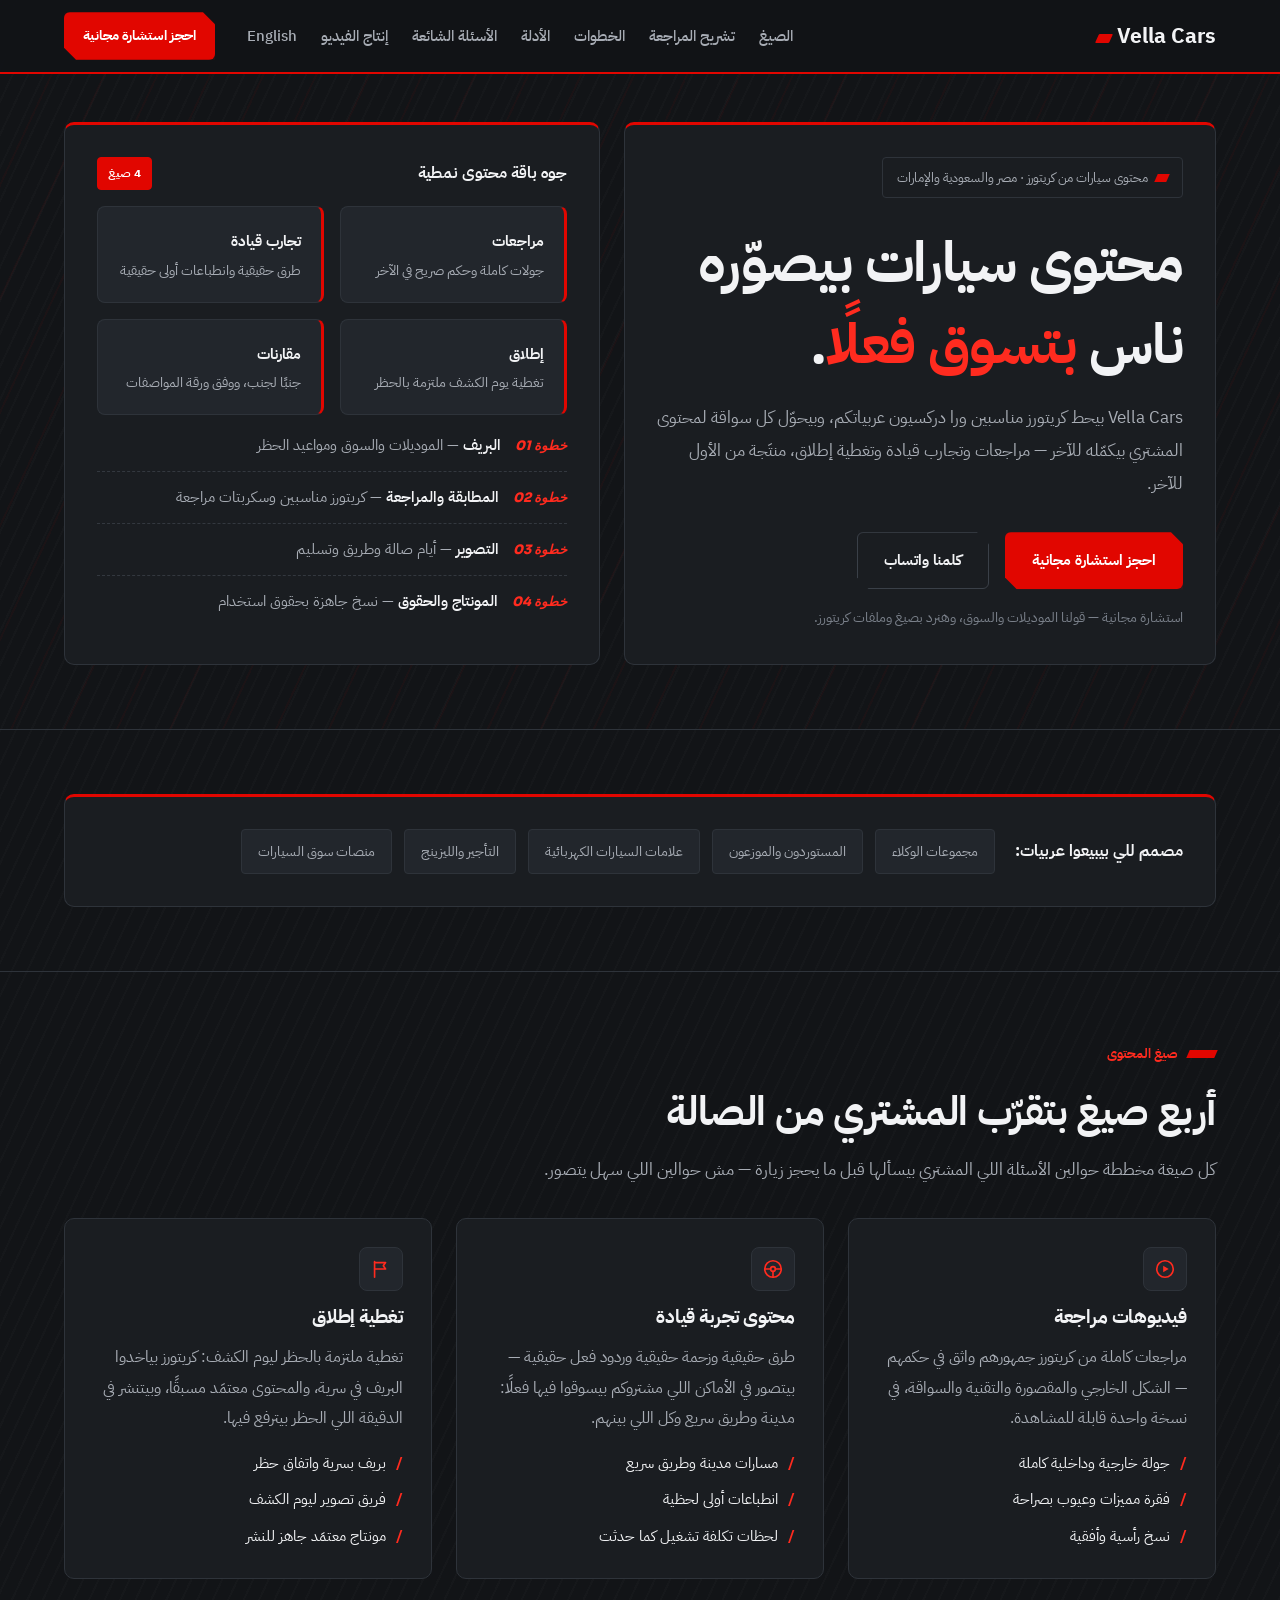
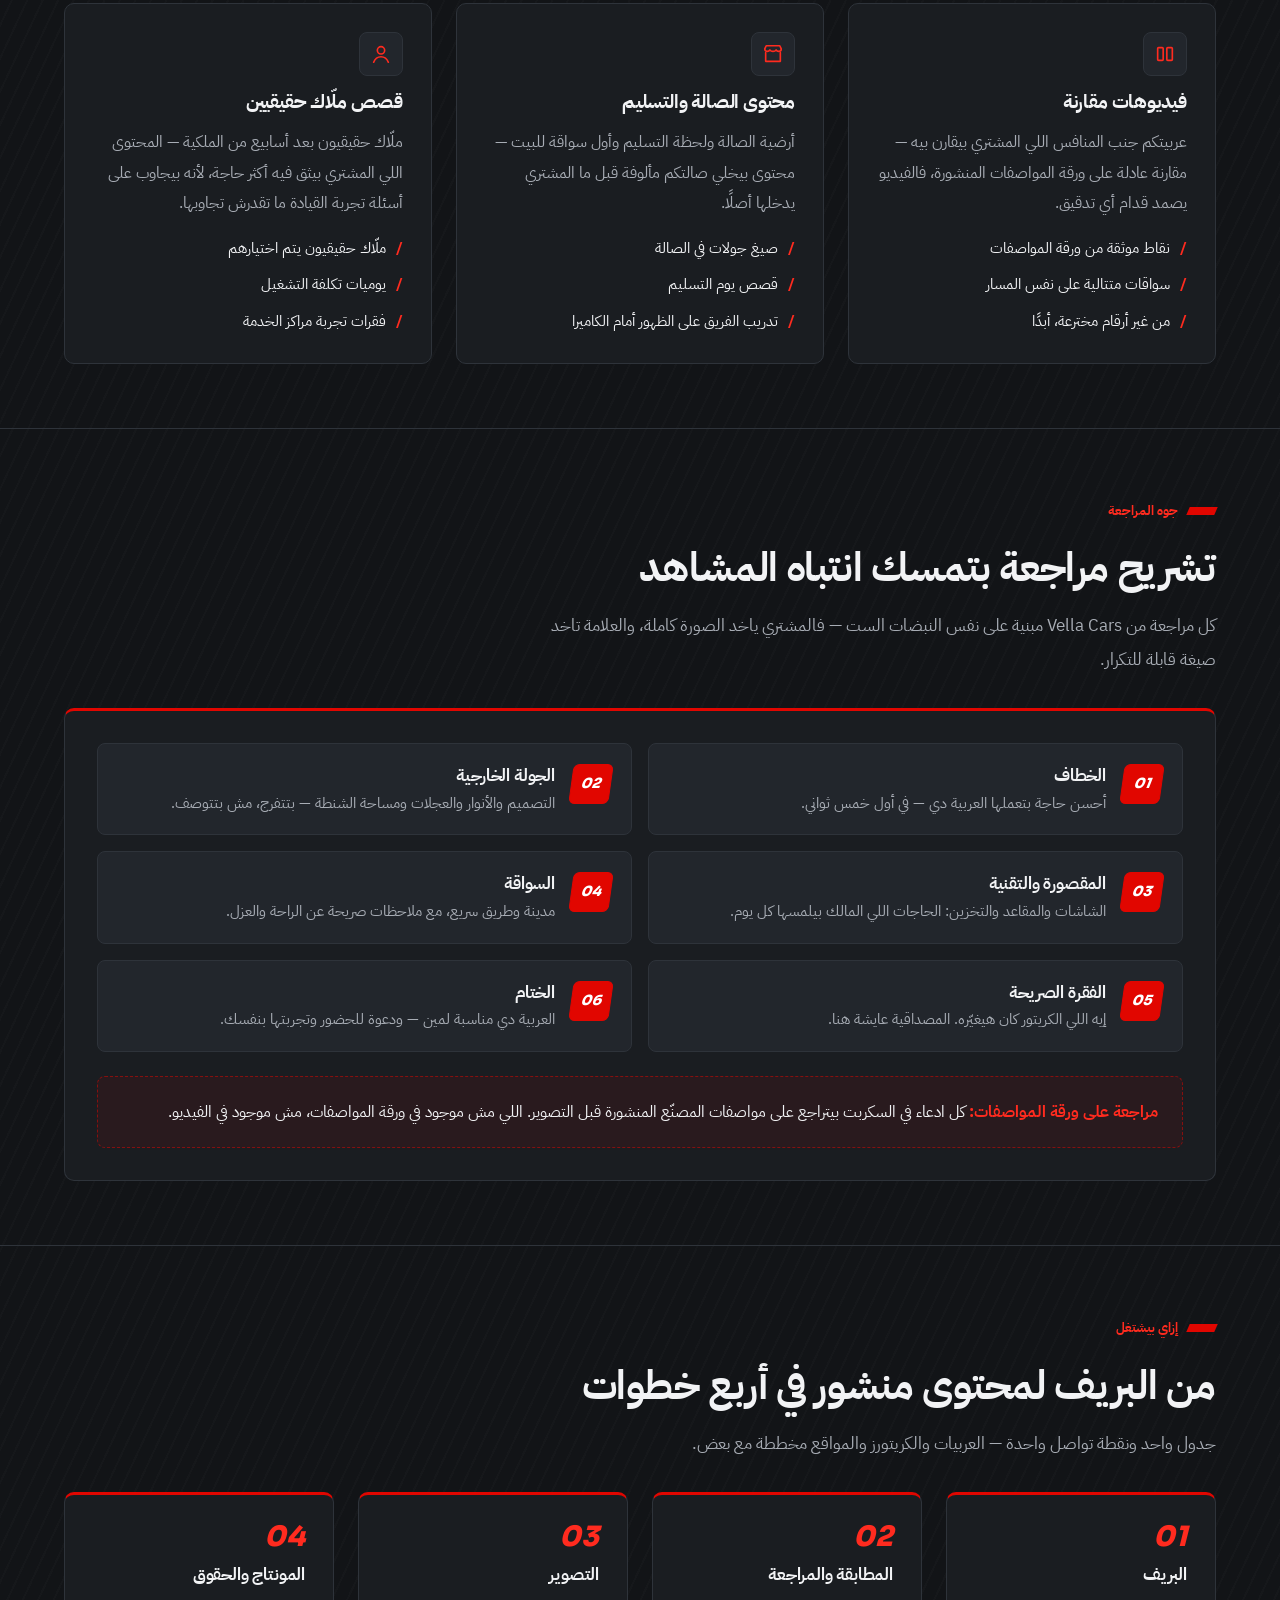
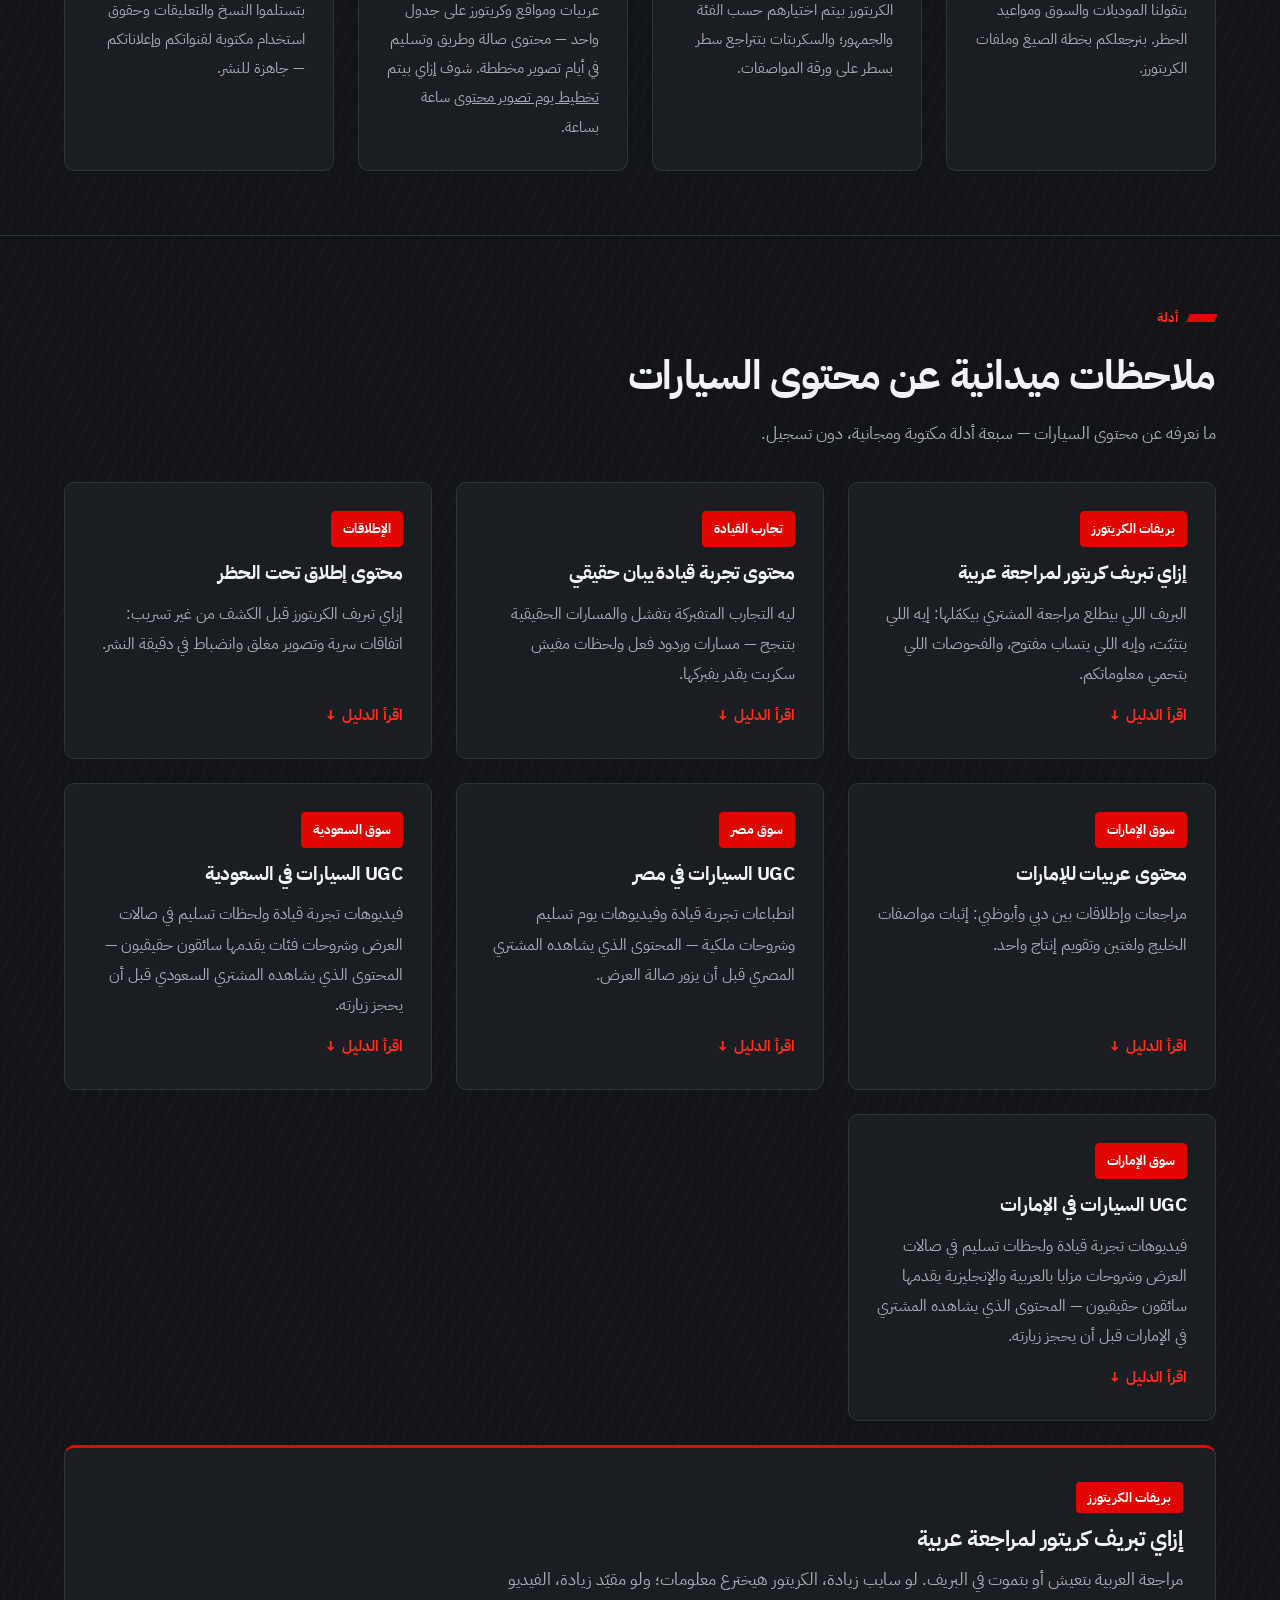
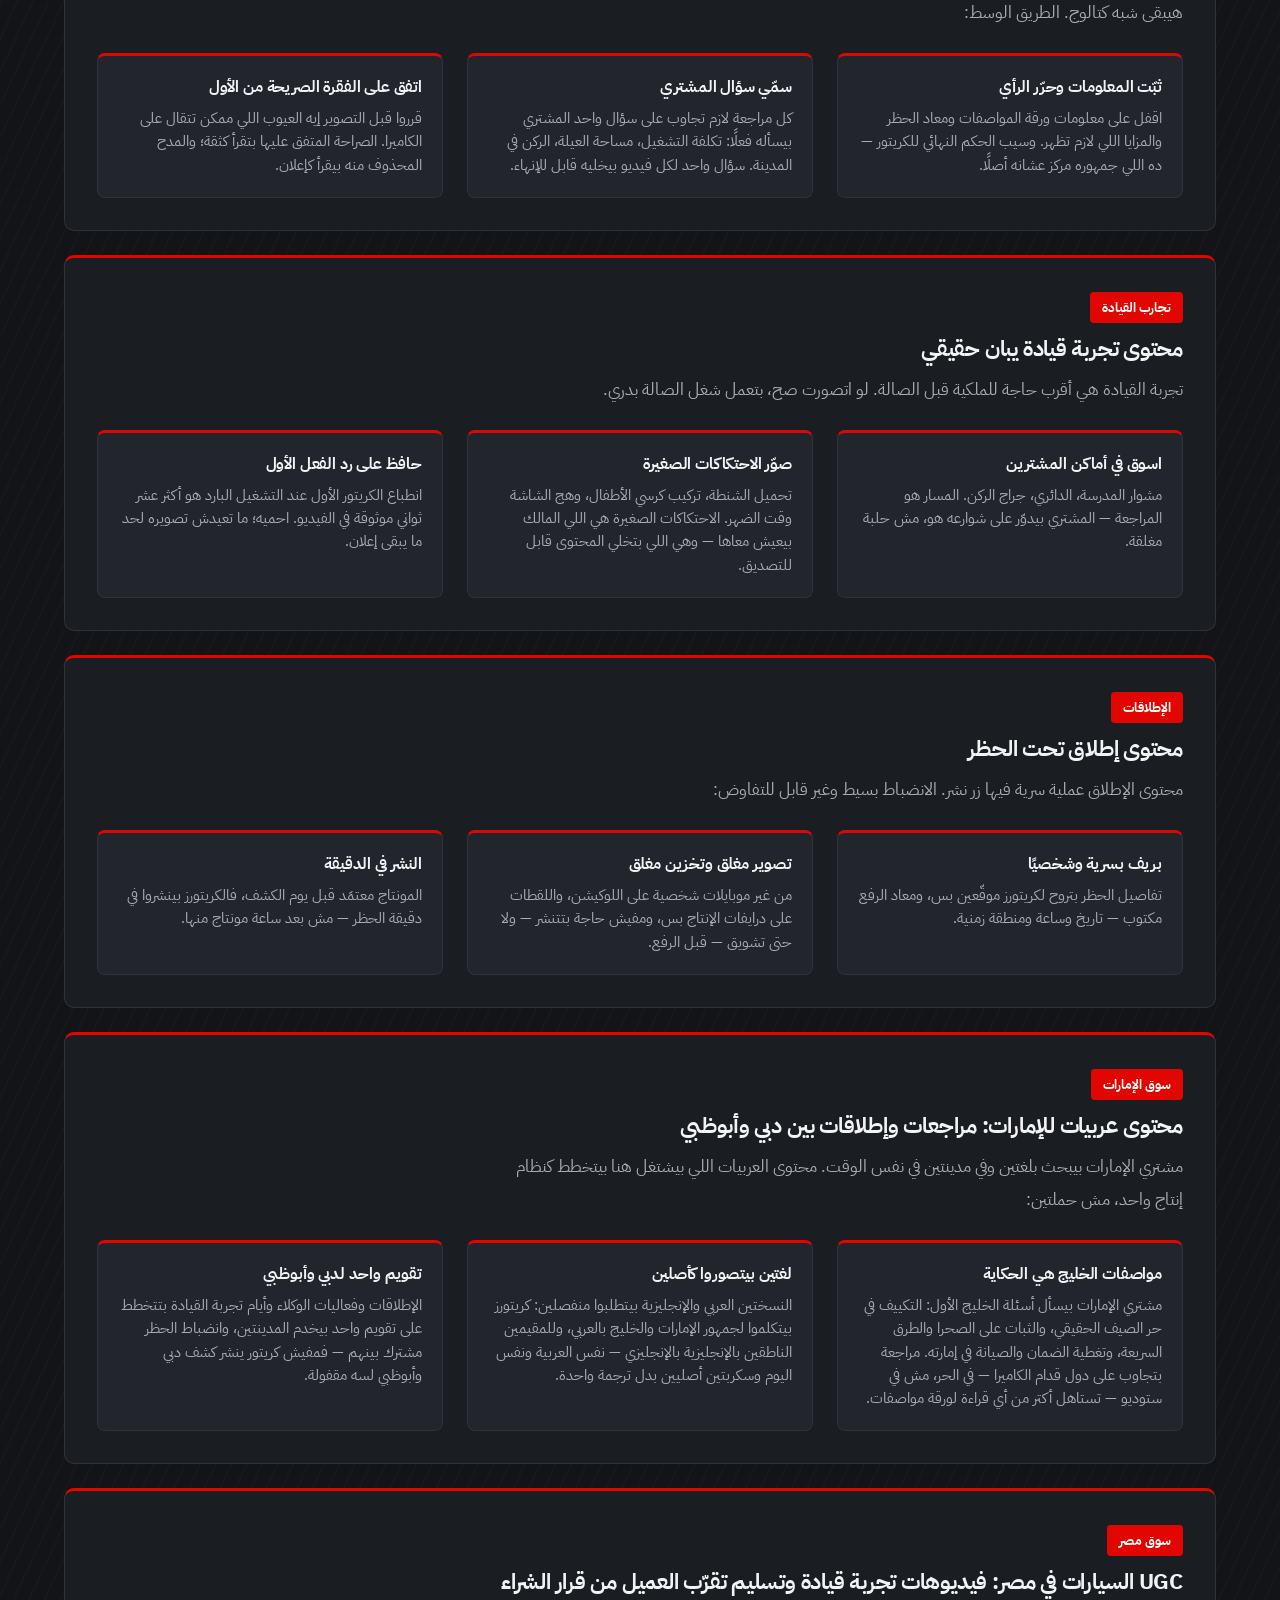
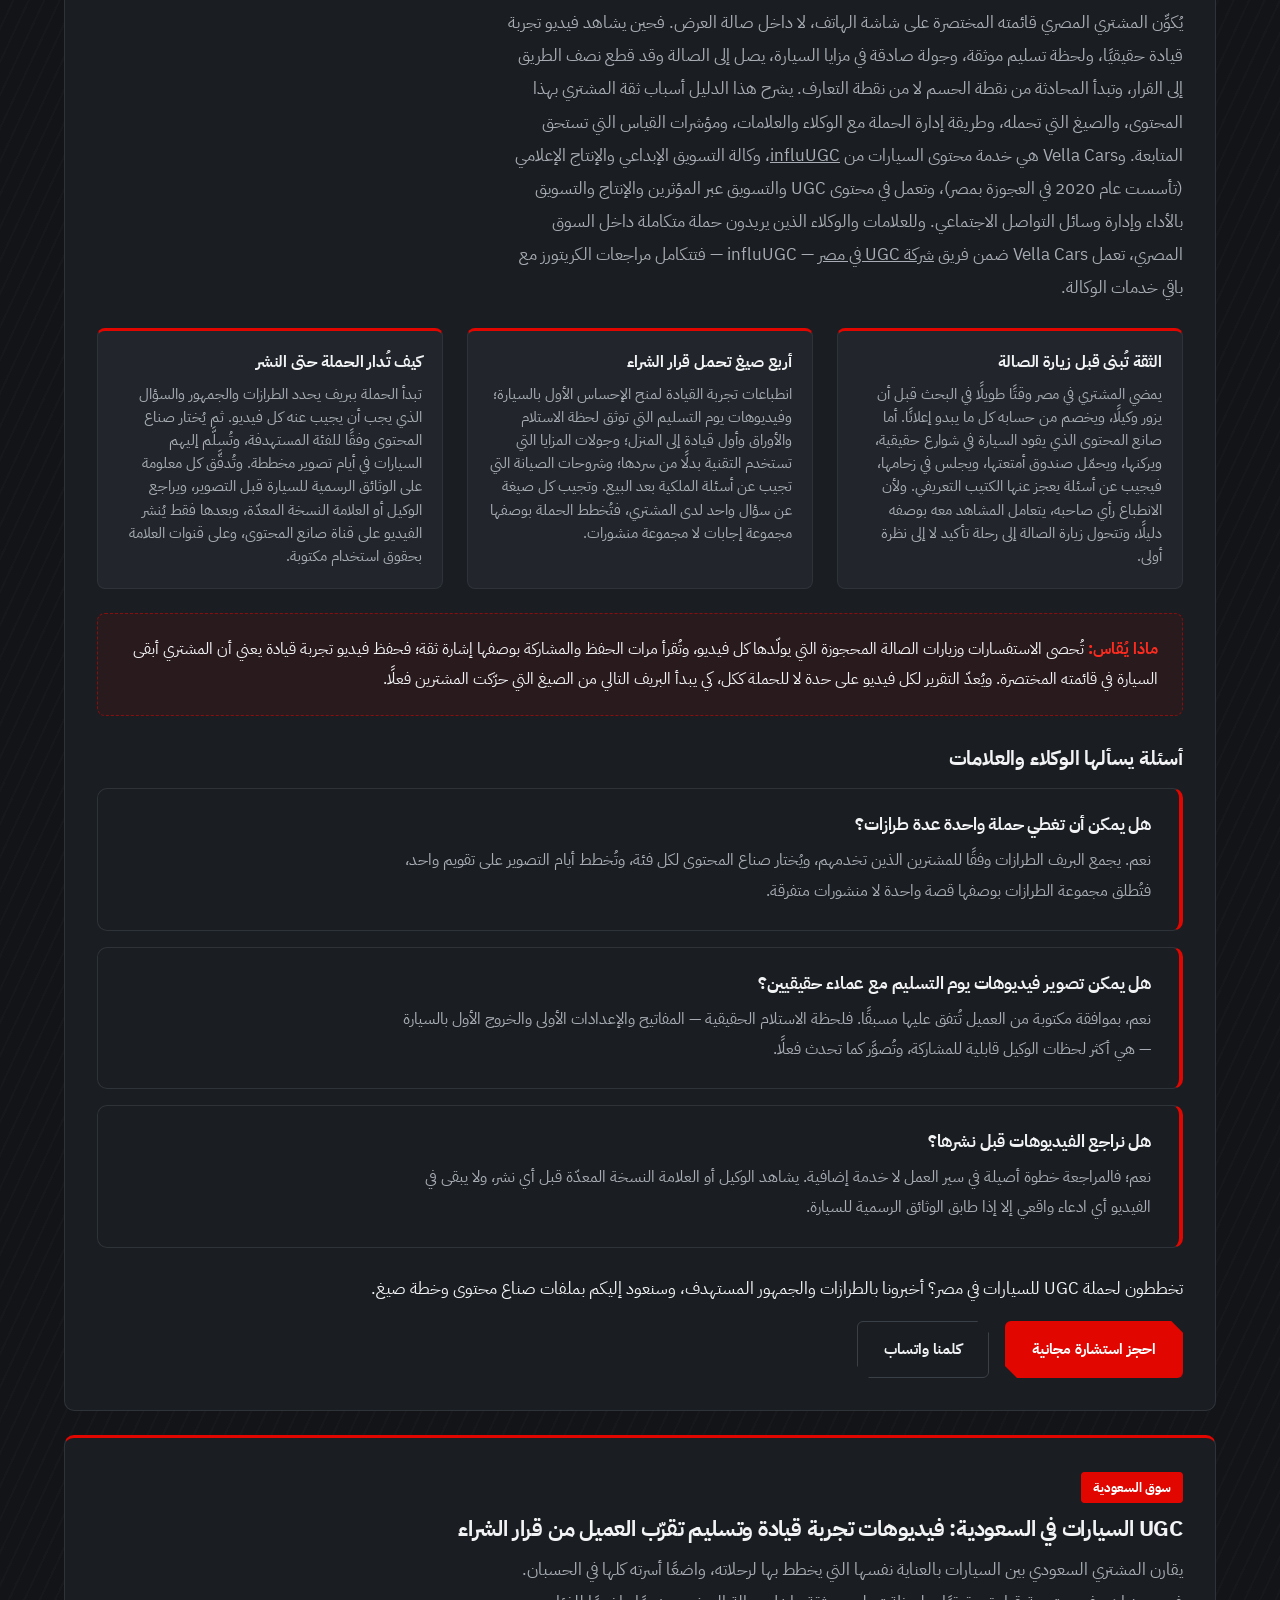
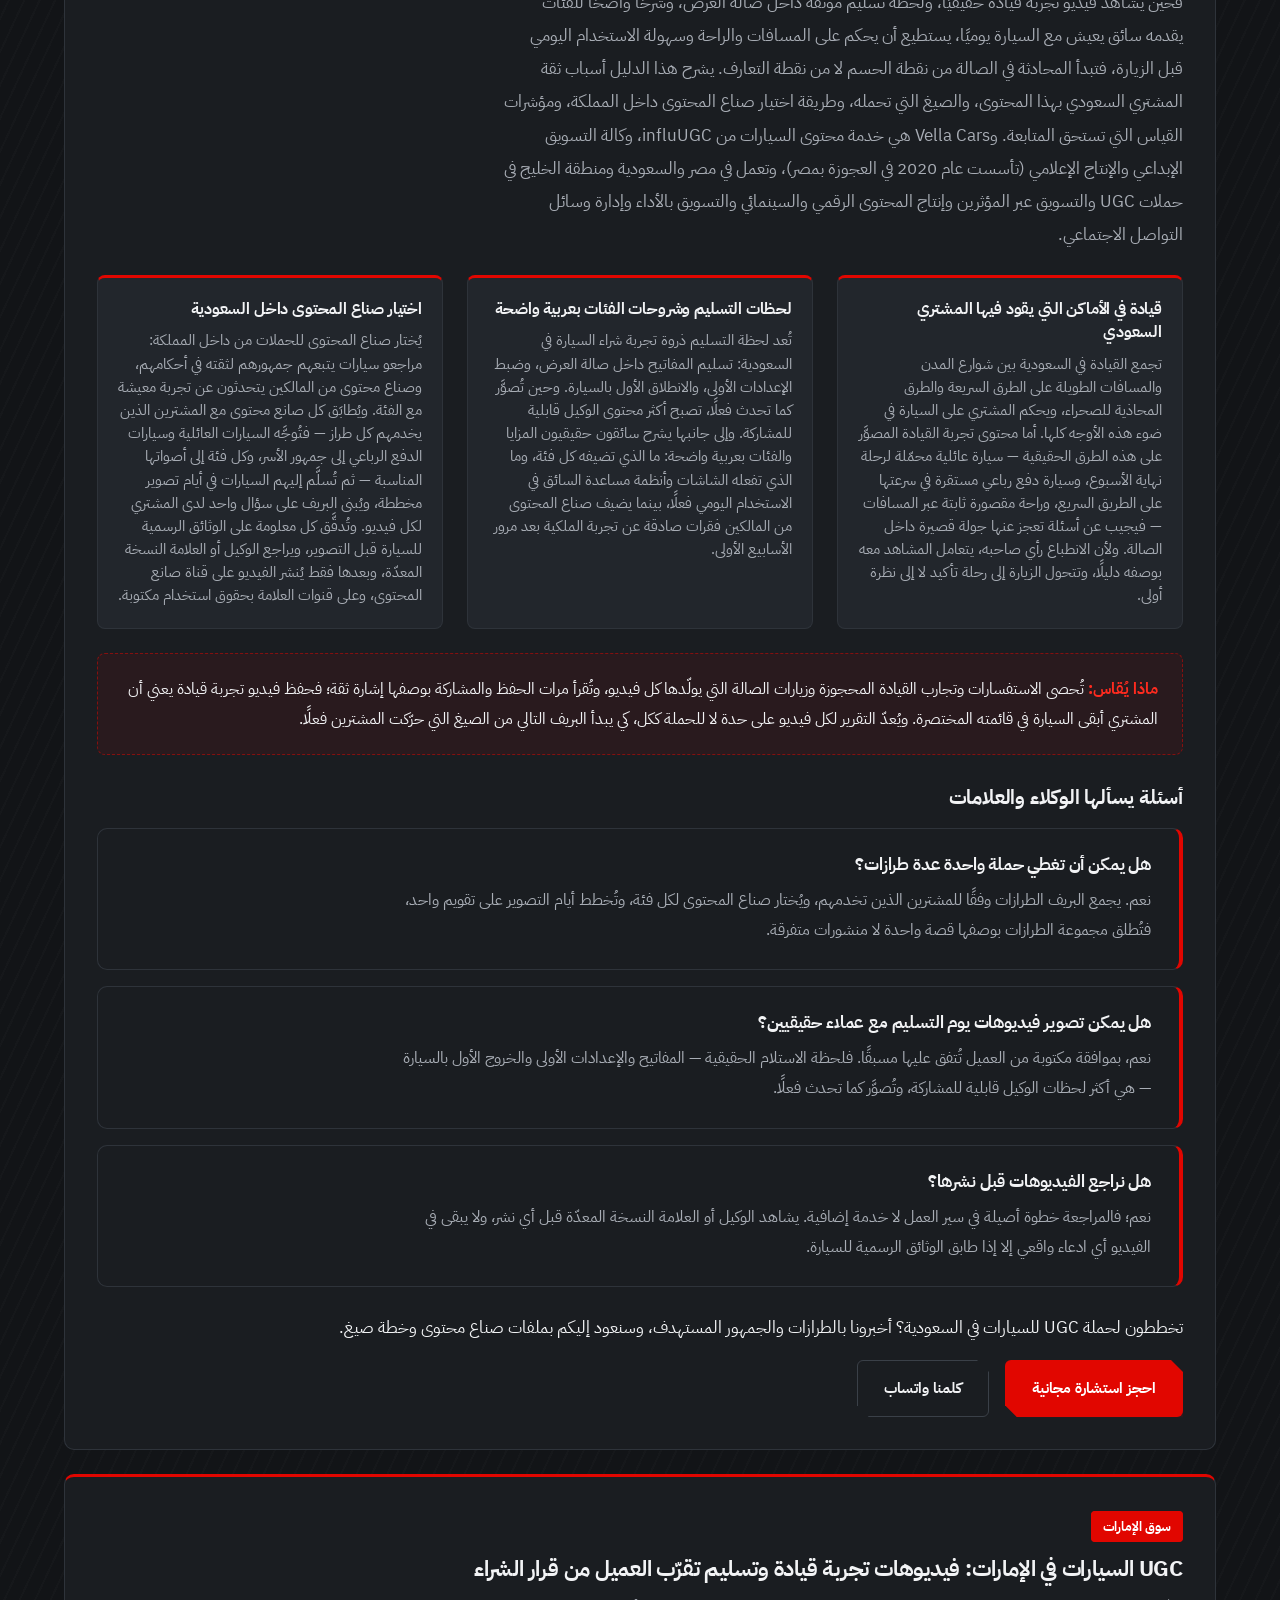
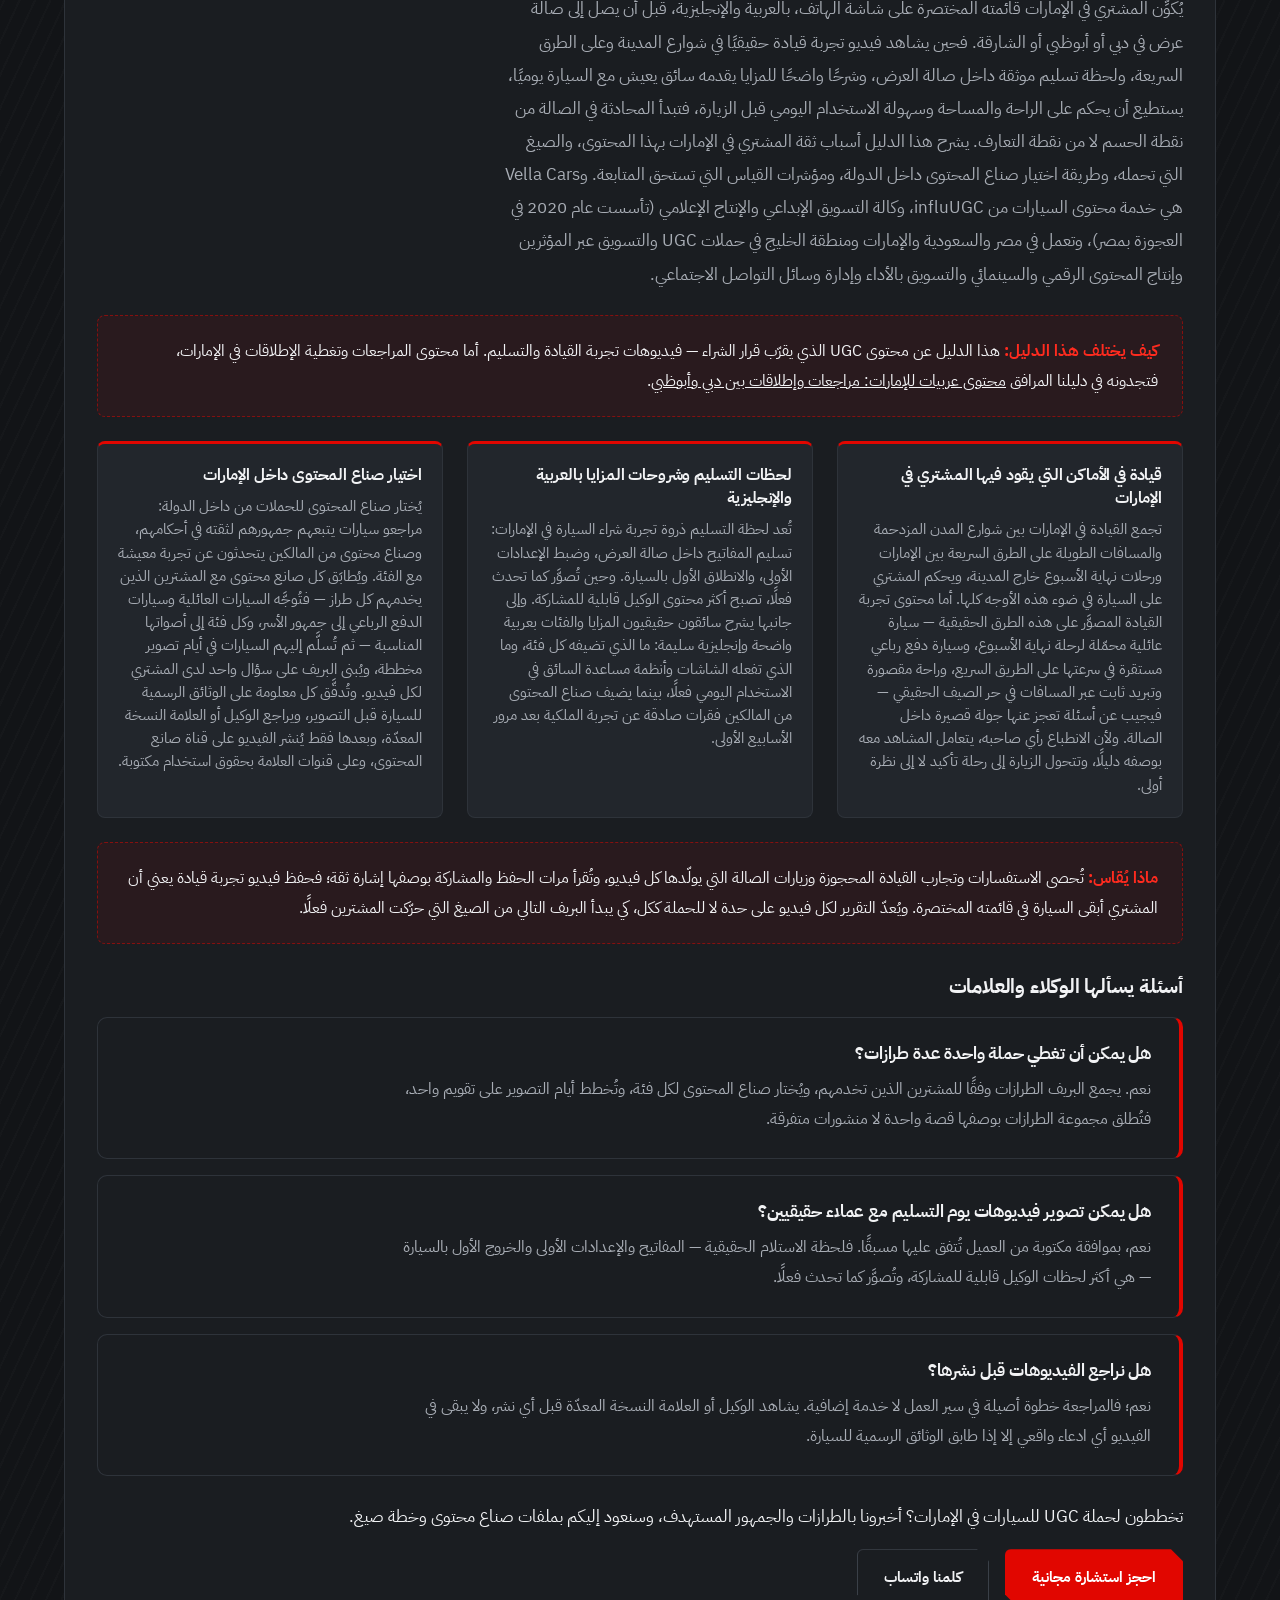
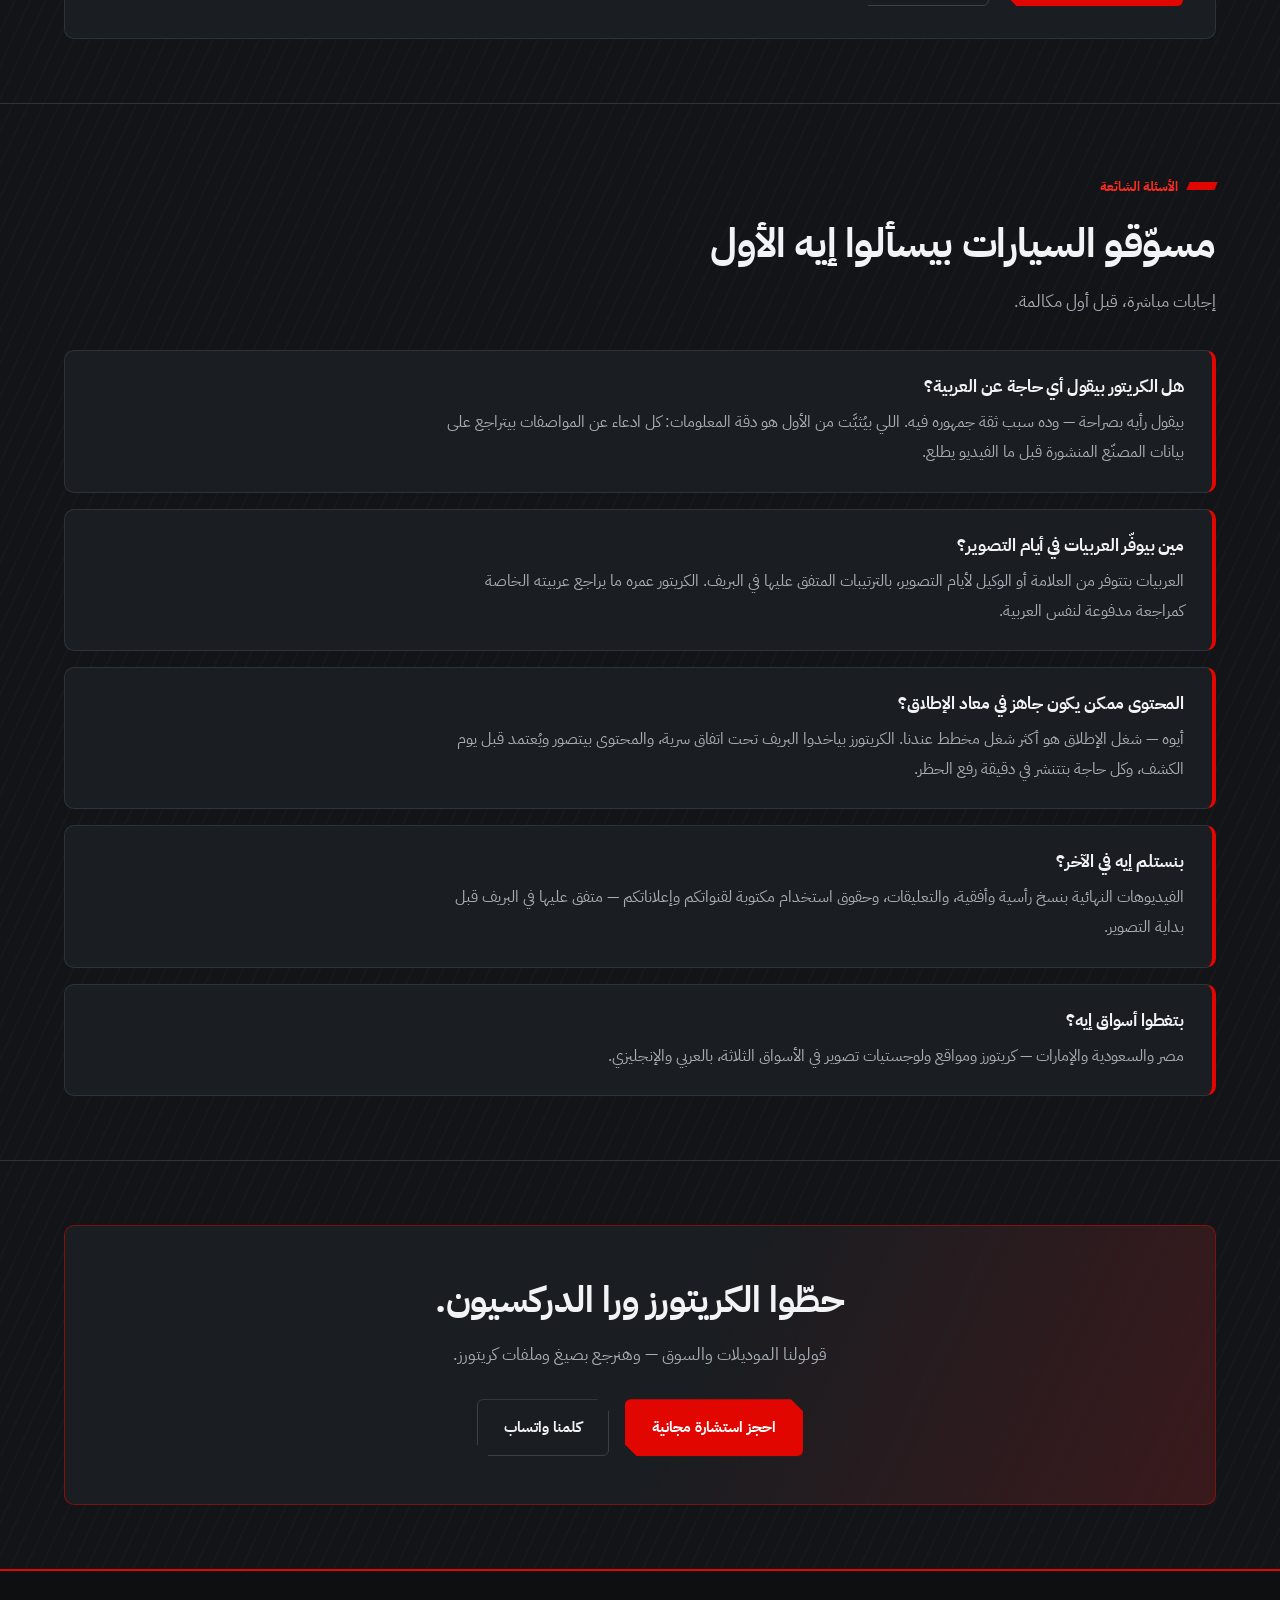
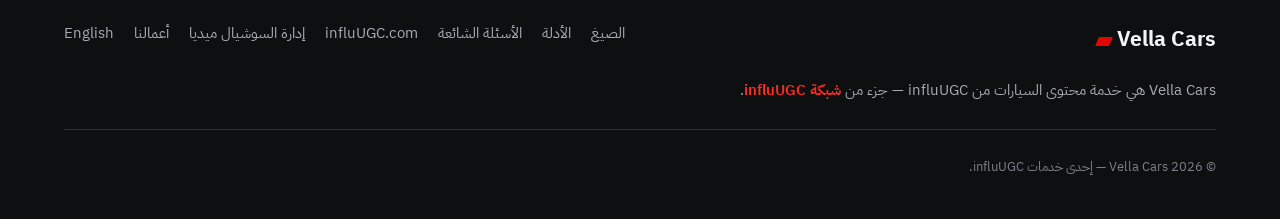
<file: ar.html>
<!DOCTYPE html>
<!-- identity-v3-vellacars-2026-11-07 -->
<!-- framed-v2 -->
<html lang="ar" dir="rtl">
<head>
<meta charset="UTF-8">
<meta name="viewport" content="width=device-width, initial-scale=1.0">
<title>Vella Cars — UGC وتسويق محتوى للسيارات | من influUGC</title>
<meta name="description" content="Vella Cars من influUGC: مراجعات كريتورز وتجارب قيادة وتغطية إطلاق ملتزمة بالحظر لعلامات ووكلاء السيارات في مصر والسعودية والإمارات — كل سكربت مراجع على ورقة المواصفات، وحقوق الاستخدام مكتوبة.">
<link rel="canonical" href="https://vellacars.com/ar.html">
<link rel="alternate" hreflang="en" href="https://vellacars.com/">
<link rel="alternate" hreflang="ar" href="https://vellacars.com/ar.html">
<link rel="icon" type="image/svg+xml" href="/favicon.svg">
<link rel="preconnect" href="https://fonts.googleapis.com">
<link rel="preconnect" href="https://fonts.gstatic.com" crossorigin>
<link href="https://fonts.googleapis.com/css2?family=IBM+Plex+Sans+Arabic:wght@400;500;600;700&family=Inter:wght@400;500;600;700&family=Sora:wght@600;700;800&display=swap" rel="stylesheet">
<link rel="stylesheet" href="/styles.css">
<script type="application/ld+json">
{"@context":"https://schema.org","@type":"Organization","name":"Vella Cars","url":"https://vellacars.com/","description":"مراجعات كريتورز وتجارب قيادة وتغطية إطلاق لعلامات ووكلاء السيارات في مصر والسعودية والإمارات.","areaServed":["EG","SA","AE"],"parentOrganization":{"@type":"Organization","name":"influUGC","url":"https://www.influugc.com/"}}
</script>
<script type="application/ld+json">
{"@context":"https://schema.org","@type":"FAQPage","mainEntity":[
{"@type":"Question","name":"هل الكريتور بيقول أي حاجة عن العربية؟","acceptedAnswer":{"@type":"Answer","text":"بيقول رأيه بصراحة — وده سبب ثقة جمهوره فيه. اللي بيُثبَّت من الأول هو دقة المعلومات: كل ادعاء عن المواصفات بيتراجع على بيانات المصنّع المنشورة قبل ما الفيديو يطلع."}},
{"@type":"Question","name":"مين بيوفّر العربيات في أيام التصوير؟","acceptedAnswer":{"@type":"Answer","text":"العربيات بتتوفر من العلامة أو الوكيل لأيام التصوير، بالترتيبات المتفق عليها في البريف. الكريتور عمره ما يراجع عربيته الخاصة كمراجعة مدفوعة لنفس العربية."}},
{"@type":"Question","name":"المحتوى ممكن يكون جاهز في معاد الإطلاق؟","acceptedAnswer":{"@type":"Answer","text":"أيوه — شغل الإطلاق هو أكثر شغل مخطط عندنا. الكريتورز بياخدوا البريف تحت اتفاق سرية، والمحتوى بيتصور ويُعتمد قبل يوم الكشف، وكل حاجة بتتنشر في دقيقة رفع الحظر."}},
{"@type":"Question","name":"بنستلم إيه في الآخر؟","acceptedAnswer":{"@type":"Answer","text":"الفيديوهات النهائية بنسخ رأسية وأفقية، والتعليقات، وحقوق استخدام مكتوبة لقنواتكم وإعلاناتكم — متفق عليها في البريف قبل بداية التصوير."}},
{"@type":"Question","name":"بتغطوا أسواق إيه؟","acceptedAnswer":{"@type":"Answer","text":"مصر والسعودية والإمارات — كريتورز ومواقع ولوجستيات تصوير في الأسواق الثلاثة، بالعربي والإنجليزي."}},
{"@type":"Question","name":"هل يمكن أن تغطي حملة واحدة عدة طرازات؟","acceptedAnswer":{"@type":"Answer","text":"نعم. يجمع البريف الطرازات وفقًا للمشترين الذين تخدمهم، ويُختار صناع المحتوى لكل فئة، وتُخطط أيام التصوير على تقويم واحد، فتُطلق مجموعة الطرازات بوصفها قصة واحدة لا منشورات متفرقة."}},
{"@type":"Question","name":"هل يمكن تصوير فيديوهات يوم التسليم مع عملاء حقيقيين؟","acceptedAnswer":{"@type":"Answer","text":"نعم، بموافقة مكتوبة من العميل تُتفق عليها مسبقًا. فلحظة الاستلام الحقيقية — المفاتيح والإعدادات الأولى والخروج الأول بالسيارة — هي أكثر لحظات الوكيل قابلية للمشاركة، وتُصوَّر كما تحدث فعلًا."}},
{"@type":"Question","name":"هل نراجع الفيديوهات قبل نشرها؟","acceptedAnswer":{"@type":"Answer","text":"نعم؛ فالمراجعة خطوة أصيلة في سير العمل لا خدمة إضافية. يشاهد الوكيل أو العلامة النسخة المعدّة قبل أي نشر، ولا يبقى في الفيديو أي ادعاء واقعي إلا إذا طابق الوثائق الرسمية للسيارة."}}
]}
</script>
</head>
<body data-layout="framed-v2">
<header class="site">
  <div class="wrap header-in">
    <a class="wordmark" href="/ar.html">Vella Cars<i></i></a>
    <nav class="main">
      <a href="#formats">الصيغ</a>
      <a href="#anatomy">تشريح المراجعة</a>
      <a href="#process">الخطوات</a>
      <a href="#guides">الأدلة</a>
      <a href="#faq">الأسئلة الشائعة</a>
      <a href="https://www.influugc.com/ar/services/video-production">إنتاج الفيديو</a>
      <a class="lang-link" href="/index.html">English</a>
    </nav>
    <a class="btn btn-primary btn-sm header-cta" href="https://www.influugc.com/book?utm_source=vellacars&amp;utm_medium=satellite&amp;utm_campaign=network">احجز استشارة مجانية</a>
  </div>
</header>
<main>
  <section class="hero">
    <div class="wrap hero-grid">
      <div class="panel hero-copy">
        <span class="chip"><i></i>محتوى سيارات من كريتورز · مصر والسعودية والإمارات</span>
        <h1>محتوى سيارات بيصوّره ناس <em>بتسوق فعلًا</em>.</h1>
        <p class="lead">Vella Cars بيحط كريتورز مناسبين ورا دركسيون عربياتكم، وبيحوّل كل سواقة لمحتوى المشتري بيكمّله للآخر — مراجعات وتجارب قيادة وتغطية إطلاق، منتَجة من الأول للآخر.</p>
        <div class="cta-row">
          <a class="btn btn-primary" href="https://www.influugc.com/book?utm_source=vellacars&amp;utm_medium=satellite&amp;utm_campaign=network">احجز استشارة مجانية</a>
          <a class="btn btn-ghost" href="https://wa.me/201029979797?utm_source=vellacars&amp;utm_medium=satellite&amp;utm_campaign=network">كلمنا واتساب</a>
        </div>
        <p class="hero-note">استشارة مجانية — قولنا الموديلات والسوق، وهنرد بصيغ وملفات كريتورز.</p>
      </div>
      <div class="panel hero-visual">
        <div class="pv-head"><span class="pv-title">جوه باقة محتوى نمطية</span><span class="pv-tag">4 صيغ</span></div>
        <div class="tile-grid">
          <div class="tile"><b>مراجعات</b><span>جولات كاملة وحكم صريح في الآخر</span></div>
          <div class="tile"><b>تجارب قيادة</b><span>طرق حقيقية وانطباعات أولى حقيقية</span></div>
          <div class="tile"><b>إطلاق</b><span>تغطية يوم الكشف ملتزمة بالحظر</span></div>
          <div class="tile"><b>مقارنات</b><span>جنبًا لجنب، ووفق ورقة المواصفات</span></div>
        </div>
        <div class="msteps">
          <div class="mstep"><b>خطوة 01</b><span><strong>البريف</strong> — الموديلات والسوق ومواعيد الحظر</span></div>
          <div class="mstep"><b>خطوة 02</b><span><strong>المطابقة والمراجعة</strong> — كريتورز مناسبين وسكربتات مراجعة</span></div>
          <div class="mstep"><b>خطوة 03</b><span><strong>التصوير</strong> — أيام صالة وطريق وتسليم</span></div>
          <div class="mstep"><b>خطوة 04</b><span><strong>المونتاج والحقوق</strong> — نسخ جاهزة بحقوق استخدام</span></div>
        </div>
      </div>
    </div>
  </section>

  <section aria-label="مين الجمهور">
    <div class="wrap">
      <div class="panel strip">
        <span class="lbl">مصمم للي بيبيعوا عربيات:</span>
        <span class="tag">مجموعات الوكلاء</span>
        <span class="tag">المستوردون والموزعون</span>
        <span class="tag">علامات السيارات الكهربائية</span>
        <span class="tag">التأجير والليزينج</span>
        <span class="tag">منصات سوق السيارات</span>
      </div>
    </div>
  </section>

  <section id="formats">
    <div class="wrap">
      <div class="sec-head">
        <span class="eyebrow">صيغ المحتوى</span>
        <h2>أربع صيغ بتقرّب المشتري من الصالة</h2>
        <p class="lead">كل صيغة مخططة حوالين الأسئلة اللي المشتري بيسألها قبل ما يحجز زيارة — مش حوالين اللي سهل يتصور.</p>
      </div>
      <div class="cards">
        <article class="card">
          <span class="glyph"><svg viewBox="0 0 24 24" fill="none" stroke="currentColor" stroke-width="1.8" stroke-linecap="round" stroke-linejoin="round"><circle cx="12" cy="12" r="9"/><path d="M10 8.5v7l6-3.5z" fill="currentColor" stroke="none"/></svg></span>
          <h3>فيديوهات مراجعة</h3>
          <p>مراجعات كاملة من كريتورز جمهورهم واثق في حكمهم — الشكل الخارجي والمقصورة والتقنية والسواقة، في نسخة واحدة قابلة للمشاهدة.</p>
          <ul><li>جولة خارجية وداخلية كاملة</li><li>فقرة مميزات وعيوب بصراحة</li><li>نسخ رأسية وأفقية</li></ul>
        </article>
        <article class="card">
          <span class="glyph"><svg viewBox="0 0 24 24" fill="none" stroke="currentColor" stroke-width="1.8" stroke-linecap="round" stroke-linejoin="round"><circle cx="12" cy="12" r="9"/><circle cx="12" cy="12" r="2.6"/><path d="M3.4 12h6M14.6 12h6M12 14.6V21"/></svg></span>
          <h3>محتوى تجربة قيادة</h3>
          <p>طرق حقيقية وزحمة حقيقية وردود فعل حقيقية — بيتصور في الأماكن اللي مشتروكم بيسوقوا فيها فعلًا: مدينة وطريق سريع وكل اللي بينهم.</p>
          <ul><li>مسارات مدينة وطريق سريع</li><li>انطباعات أولى لحظية</li><li>لحظات تكلفة تشغيل كما حدثت</li></ul>
        </article>
        <article class="card">
          <span class="glyph"><svg viewBox="0 0 24 24" fill="none" stroke="currentColor" stroke-width="1.8" stroke-linecap="round" stroke-linejoin="round"><path d="M5 21V4"/><path d="M5 5h12l-2.5 3.5L17 12H5"/></svg></span>
          <h3>تغطية إطلاق</h3>
          <p>تغطية ملتزمة بالحظر ليوم الكشف: كريتورز بياخدوا البريف في سرية، والمحتوى معتمَد مسبقًا، وبيتنشر في الدقيقة اللي الحظر بيترفع فيها.</p>
          <ul><li>بريف بسرية واتفاق حظر</li><li>فريق تصوير ليوم الكشف</li><li>مونتاج معتمَد جاهز للنشر</li></ul>
        </article>
        <article class="card">
          <span class="glyph"><svg viewBox="0 0 24 24" fill="none" stroke="currentColor" stroke-width="1.8" stroke-linecap="round" stroke-linejoin="round"><rect x="4" y="5" width="6" height="14" rx="1"/><rect x="14" y="5" width="6" height="14" rx="1"/></svg></span>
          <h3>فيديوهات مقارنة</h3>
          <p>عربيتكم جنب المنافس اللي المشتري بيقارن بيه — مقارنة عادلة على ورقة المواصفات المنشورة، فالفيديو يصمد قدام أي تدقيق.</p>
          <ul><li>نقاط موثقة من ورقة المواصفات</li><li>سواقات متتالية على نفس المسار</li><li>من غير أرقام مخترعة، أبدًا</li></ul>
        </article>
        <article class="card">
          <span class="glyph"><svg viewBox="0 0 24 24" fill="none" stroke="currentColor" stroke-width="1.8" stroke-linecap="round" stroke-linejoin="round"><path d="M4 10.5V20h16v-9.5"/><path d="M3 6.5L4.6 3h14.8L21 6.5c0 1.8-1.4 2.7-2.9 2.7-1.2 0-2.2-.7-2.7-1.7C14.8 8.4 13.5 9.2 12 9.2s-2.8-.8-3.4-1.7C8.1 8.5 7.1 9.2 5.9 9.2 4.4 9.2 3 8.3 3 6.5z"/></svg></span>
          <h3>محتوى الصالة والتسليم</h3>
          <p>أرضية الصالة ولحظة التسليم وأول سواقة للبيت — محتوى بيخلي صالتكم مألوفة قبل ما المشتري يدخلها أصلًا.</p>
          <ul><li>صيغ جولات في الصالة</li><li>قصص يوم التسليم</li><li>تدريب الفريق على الظهور أمام الكاميرا</li></ul>
        </article>
        <article class="card">
          <span class="glyph"><svg viewBox="0 0 24 24" fill="none" stroke="currentColor" stroke-width="1.8" stroke-linecap="round" stroke-linejoin="round"><circle cx="12" cy="8" r="4"/><path d="M4 21c1.5-4 4.5-6 8-6s6.5 2 8 6"/></svg></span>
          <h3>قصص ملّاك حقيقيين</h3>
          <p>ملّاك حقيقيون بعد أسابيع من الملكية — المحتوى اللي المشتري بيثق فيه أكثر حاجة، لأنه بيجاوب على أسئلة تجربة القيادة ما تقدرش تجاوبها.</p>
          <ul><li>ملّاك حقيقيون يتم اختيارهم</li><li>يوميات تكلفة التشغيل</li><li>فقرات تجربة مراكز الخدمة</li></ul>
        </article>
      </div>
    </div>
  </section>

  <section id="anatomy">
    <div class="wrap">
      <div class="sec-head">
        <span class="eyebrow">جوه المراجعة</span>
        <h2>تشريح مراجعة بتمسك انتباه المشاهد</h2>
        <p class="lead">كل مراجعة من Vella Cars مبنية على نفس النبضات الست — فالمشتري ياخد الصورة كاملة، والعلامة تاخد صيغة قابلة للتكرار.</p>
      </div>
      <div class="panel">
        <div class="rows">
          <div class="arow"><span class="num">01</span><div><h3>الخطاف</h3><p>أحسن حاجة بتعملها العربية دي — في أول خمس ثواني.</p></div></div>
          <div class="arow"><span class="num">02</span><div><h3>الجولة الخارجية</h3><p>التصميم والأنوار والعجلات ومساحة الشنطة — بتتفرج، مش بتتوصف.</p></div></div>
          <div class="arow"><span class="num">03</span><div><h3>المقصورة والتقنية</h3><p>الشاشات والمقاعد والتخزين: الحاجات اللي المالك بيلمسها كل يوم.</p></div></div>
          <div class="arow"><span class="num">04</span><div><h3>السواقة</h3><p>مدينة وطريق سريع، مع ملاحظات صريحة عن الراحة والعزل.</p></div></div>
          <div class="arow"><span class="num">05</span><div><h3>الفقرة الصريحة</h3><p>إيه اللي الكريتور كان هيغيّره. المصداقية عايشة هنا.</p></div></div>
          <div class="arow"><span class="num">06</span><div><h3>الختام</h3><p>العربية دي مناسبة لمين — ودعوة للحضور وتجربتها بنفسك.</p></div></div>
        </div>
        <p class="note"><b>مراجعة على ورقة المواصفات:</b> كل ادعاء في السكربت بيتراجع على مواصفات المصنّع المنشورة قبل التصوير. اللي مش موجود في ورقة المواصفات، مش موجود في الفيديو.</p>
      </div>
    </div>
  </section>

  <section id="process">
    <div class="wrap">
      <div class="sec-head">
        <span class="eyebrow">إزاي بيشتغل</span>
        <h2>من البريف لمحتوى منشور في أربع خطوات</h2>
        <p class="lead">جدول واحد ونقطة تواصل واحدة — العربيات والكريتورز والمواقع مخططة مع بعض.</p>
      </div>
      <div class="steps">
        <div class="step"><p class="n">01</p><h3>البريف</h3><p>بتقولنا الموديلات والسوق ومواعيد الحظر. بنرجعلكم بخطة الصيغ وملفات الكريتورز.</p></div>
        <div class="step"><p class="n">02</p><h3>المطابقة والمراجعة</h3><p>الكريتورز بيتم اختيارهم حسب الفئة والجمهور؛ والسكربتات بتتراجع سطر بسطر على ورقة المواصفات.</p></div>
        <div class="step"><p class="n">03</p><h3>التصوير</h3><p>عربيات ومواقع وكريتورز على جدول واحد — محتوى صالة وطريق وتسليم في أيام تصوير مخططة. شوف إزاي بيتم <a href="https://www.influugc.com/ar/blog/brand-content-shoot-day-plan">تخطيط يوم تصوير محتوى</a> ساعة بساعة.</p></div>
        <div class="step"><p class="n">04</p><h3>المونتاج والحقوق</h3><p>بتستلموا النسخ والتعليقات وحقوق استخدام مكتوبة لقنواتكم وإعلاناتكم — جاهزة للنشر.</p></div>
      </div>
    </div>
  </section>

  <section id="guides">
    <div class="wrap">
      <div class="sec-head">
        <span class="eyebrow">أدلة</span>
        <h2>ملاحظات ميدانية عن محتوى السيارات</h2>
        <p class="lead">ما نعرفه عن محتوى السيارات — سبعة أدلة مكتوبة ومجانية، دون تسجيل.</p>
      </div>
      <div class="cards">
        <article class="gcard">
          <span class="gchip">بريفات الكريتورز</span>
          <h3>إزاي تبريف كريتور لمراجعة عربية</h3>
          <p>البريف اللي بيطلع مراجعة المشتري بيكمّلها: إيه اللي يتثبّت، وإيه اللي يتساب مفتوح، والفحوصات اللي بتحمي معلوماتكم.</p>
          <a class="more" href="#guide-brief">اقرأ الدليل ↓</a>
        </article>
        <article class="gcard">
          <span class="gchip">تجارب القيادة</span>
          <h3>محتوى تجربة قيادة يبان حقيقي</h3>
          <p>ليه التجارب المتفبركة بتفشل والمسارات الحقيقية بتنجح — مسارات وردود فعل ولحظات مفيش سكربت يقدر يفبركها.</p>
          <a class="more" href="#guide-testdrive">اقرأ الدليل ↓</a>
        </article>
        <article class="gcard">
          <span class="gchip">الإطلاقات</span>
          <h3>محتوى إطلاق تحت الحظر</h3>
          <p>إزاي تبريف الكريتورز قبل الكشف من غير تسريب: اتفاقات سرية وتصوير مغلق وانضباط في دقيقة النشر.</p>
          <a class="more" href="#guide-launch">اقرأ الدليل ↓</a>
        </article>
      <article class="gcard">
        <span class="gchip">سوق الإمارات</span>
        <h3>محتوى عربيات للإمارات</h3>
        <p>مراجعات وإطلاقات بين دبي وأبوظبي: إثبات مواصفات الخليج ولغتين وتقويم إنتاج واحد.</p>
        <a class="more" href="#guide-uae">اقرأ الدليل ↓</a>
      </article>
        <article class="gcard">
          <span class="gchip">سوق مصر</span>
          <h3>UGC السيارات في مصر</h3>
          <p>انطباعات تجربة قيادة وفيديوهات يوم تسليم وشروحات ملكية — المحتوى الذي يشاهده المشتري المصري قبل أن يزور صالة العرض.</p>
          <a class="more" href="#guide-car-ugc-egypt">اقرأ الدليل ↓</a>
        </article>
        <article class="gcard">
          <span class="gchip">سوق السعودية</span>
          <h3>UGC السيارات في السعودية</h3>
          <p>فيديوهات تجربة قيادة ولحظات تسليم في صالات العرض وشروحات فئات يقدمها سائقون حقيقيون — المحتوى الذي يشاهده المشتري السعودي قبل أن يحجز زيارته.</p>
          <a class="more" href="#guide-car-ugc-saudi">اقرأ الدليل ↓</a>
        </article>
        <article class="gcard">
          <span class="gchip">سوق الإمارات</span>
          <h3>UGC السيارات في الإمارات</h3>
          <p>فيديوهات تجربة قيادة ولحظات تسليم في صالات العرض وشروحات مزايا بالعربية والإنجليزية يقدمها سائقون حقيقيون — المحتوى الذي يشاهده المشتري في الإمارات قبل أن يحجز زيارته.</p>
          <a class="more" href="#guide-car-ugc-uae">اقرأ الدليل ↓</a>
        </article>
      </div>

      <article class="panel guide" id="guide-brief">
        <span class="gchip">بريفات الكريتورز</span>
        <h3 class="g-title">إزاي تبريف كريتور لمراجعة عربية</h3>
        <p class="g-intro">مراجعة العربية بتعيش أو بتموت في البريف. لو سايب زيادة، الكريتور هيخترع معلومات؛ ولو مقيّد زيادة، الفيديو هيبقى شبه كتالوج. الطريق الوسط:</p>
        <div class="g-points">
          <div class="g-point"><h3>ثبّت المعلومات وحرّر الرأي</h3><p>اقفل على معلومات ورقة المواصفات ومعاد الحظر والمزايا اللي لازم تظهر. وسيب الحكم النهائي للكريتور — ده اللي جمهوره مركز عشانه أصلًا.</p></div>
          <div class="g-point"><h3>سمّي سؤال المشتري</h3><p>كل مراجعة لازم تجاوب على سؤال واحد المشتري بيسأله فعلًا: تكلفة التشغيل، مساحة العيلة، الركن في المدينة. سؤال واحد لكل فيديو بيخليه قابل للإنهاء.</p></div>
          <div class="g-point"><h3>اتفق على الفقرة الصريحة من الأول</h3><p>قرروا قبل التصوير إيه العيوب اللي ممكن تتقال على الكاميرا. الصراحة المتفق عليها بتقرأ كثقة؛ والمدح المحذوف منه بيقرأ كإعلان.</p></div>
        </div>
      </article>

      <article class="panel guide" id="guide-testdrive">
        <span class="gchip">تجارب القيادة</span>
        <h3 class="g-title">محتوى تجربة قيادة يبان حقيقي</h3>
        <p class="g-intro">تجربة القيادة هي أقرب حاجة للملكية قبل الصالة. لو اتصورت صح، بتعمل شغل الصالة بدري.</p>
        <div class="g-points">
          <div class="g-point"><h3>اسوق في أماكن المشترين</h3><p>مشوار المدرسة، الدائري، جراج الركن. المسار هو المراجعة — المشتري بيدوّر على شوارعه هو، مش حلبة مغلقة.</p></div>
          <div class="g-point"><h3>صوّر الاحتكاكات الصغيرة</h3><p>تحميل الشنطة، تركيب كرسي الأطفال، وهج الشاشة وقت الضهر. الاحتكاكات الصغيرة هي اللي المالك بيعيش معاها — وهي اللي بتخلي المحتوى قابل للتصديق.</p></div>
          <div class="g-point"><h3>حافظ على رد الفعل الأول</h3><p>انطباع الكريتور الأول عند التشغيل البارد هو أكثر عشر ثواني موثوقة في الفيديو. احميه؛ ما تعيدش تصويره لحد ما يبقى إعلان.</p></div>
        </div>
      </article>

      <article class="panel guide" id="guide-launch">
        <span class="gchip">الإطلاقات</span>
        <h3 class="g-title">محتوى إطلاق تحت الحظر</h3>
        <p class="g-intro">محتوى الإطلاق عملية سرية فيها زر نشر. الانضباط بسيط وغير قابل للتفاوض:</p>
        <div class="g-points">
          <div class="g-point"><h3>بريف بسرية وشخصيًا</h3><p>تفاصيل الحظر بتروح لكريتورز موقّعين بس، ومعاد الرفع مكتوب — تاريخ وساعة ومنطقة زمنية.</p></div>
          <div class="g-point"><h3>تصوير مغلق وتخزين مغلق</h3><p>من غير موبايلات شخصية على اللوكيشن، واللقطات على درايفات الإنتاج بس، ومفيش حاجة بتتنشر — ولا حتى تشويق — قبل الرفع.</p></div>
          <div class="g-point"><h3>النشر في الدقيقة</h3><p>المونتاج معتمَد قبل يوم الكشف، فالكريتورز بينشروا في دقيقة الحظر — مش بعد ساعة مونتاج منها.</p></div>
        </div>
      </article>
      <article class="panel guide" id="guide-uae">
        <span class="gchip">سوق الإمارات</span>
        <h3 class="g-title">محتوى عربيات للإمارات: مراجعات وإطلاقات بين دبي وأبوظبي</h3>
        <p class="g-intro">مشتري الإمارات بيبحث بلغتين وفي مدينتين في نفس الوقت. محتوى العربيات اللي بيشتغل هنا بيتخطط كنظام إنتاج واحد، مش حملتين:</p>
        <div class="g-points">
          <div class="g-point"><h3>مواصفات الخليج هي الحكاية</h3><p>مشتري الإمارات بيسأل أسئلة الخليج الأول: التكييف في حر الصيف الحقيقي، والثبات على الصحرا والطرق السريعة، وتغطية الضمان والصيانة في إمارته. مراجعة بتجاوب على دول قدام الكاميرا — في الحر، مش في ستوديو — تستاهل أكتر من أي قراءة لورقة مواصفات.</p></div>
          <div class="g-point"><h3>لغتين بيتصوروا كأصلين</h3><p>النسختين العربي والإنجليزية بيتطلبوا منفصلين: كريتورز بيتكلموا لجمهور الإمارات والخليج بالعربي، وللمقيمين الناطقين بالإنجليزية بالإنجليزي — نفس العربية ونفس اليوم وسكربتين أصليين بدل ترجمة واحدة.</p></div>
          <div class="g-point"><h3>تقويم واحد لدبي وأبوظبي</h3><p>الإطلاقات وفعاليات الوكلاء وأيام تجربة القيادة بتتخطط على تقويم واحد بيخدم المدينتين، وانضباط الحظر مشترك بينهم — فمفيش كريتور ينشر كشف دبي وأبوظبي لسه مقفولة.</p></div>
        </div>
      </article>

      <article class="panel guide" id="guide-car-ugc-egypt">
        <span class="gchip">سوق مصر</span>
        <h3 class="g-title">UGC السيارات في مصر: فيديوهات تجربة قيادة وتسليم تقرّب العميل من قرار الشراء</h3>
        <p class="g-intro">يُكوِّن المشتري المصري قائمته المختصرة على شاشة الهاتف، لا داخل صالة العرض. فحين يشاهد فيديو تجربة قيادة حقيقيًا، ولحظة تسليم موثقة، وجولة صادقة في مزايا السيارة، يصل إلى الصالة وقد قطع نصف الطريق إلى القرار، وتبدأ المحادثة من نقطة الحسم لا من نقطة التعارف. يشرح هذا الدليل أسباب ثقة المشتري بهذا المحتوى، والصيغ التي تحمله، وطريقة إدارة الحملة مع الوكلاء والعلامات، ومؤشرات القياس التي تستحق المتابعة. وVella Cars هي خدمة محتوى السيارات من <a href="https://www.influugc.com/ar/about">influUGC</a>، وكالة التسويق الإبداعي والإنتاج الإعلامي (تأسست عام 2020 في العجوزة بمصر)، وتعمل في محتوى UGC والتسويق عبر المؤثرين والإنتاج والتسويق بالأداء وإدارة وسائل التواصل الاجتماعي. وللعلامات والوكلاء الذين يريدون حملة متكاملة داخل السوق المصري، تعمل Vella Cars ضمن فريق <a href="https://www.influugc.com/ar/ugc-agency-egypt">شركة UGC في مصر</a> — influUGC — فتتكامل مراجعات الكريتورز مع باقي خدمات الوكالة.</p>
        <div class="g-points">
          <div class="g-point"><h3>الثقة تُبنى قبل زيارة الصالة</h3><p>يمضي المشتري في مصر وقتًا طويلًا في البحث قبل أن يزور وكيلًا، ويخصم من حسابه كل ما يبدو إعلانًا. أما صانع المحتوى الذي يقود السيارة في شوارع حقيقية، ويركنها، ويحمّل صندوق أمتعتها، ويجلس في زحامها، فيجيب عن أسئلة يعجز عنها الكتيب التعريفي. ولأن الانطباع رأي صاحبه، يتعامل المشاهد معه بوصفه دليلًا، وتتحول زيارة الصالة إلى رحلة تأكيد لا إلى نظرة أولى.</p></div>
          <div class="g-point"><h3>أربع صيغ تحمل قرار الشراء</h3><p>انطباعات تجربة القيادة لمنح الإحساس الأول بالسيارة؛ وفيديوهات يوم التسليم التي توثق لحظة الاستلام والأوراق وأول قيادة إلى المنزل؛ وجولات المزايا التي تستخدم التقنية بدلًا من سردها؛ وشروحات الصيانة التي تجيب عن أسئلة الملكية بعد البيع. وتجيب كل صيغة عن سؤال واحد لدى المشتري، فتُخطط الحملة بوصفها مجموعة إجابات لا مجموعة منشورات.</p></div>
          <div class="g-point"><h3>كيف تُدار الحملة حتى النشر</h3><p>تبدأ الحملة ببريف يحدد الطرازات والجمهور والسؤال الذي يجب أن يجيب عنه كل فيديو. ثم يُختار صناع المحتوى وفقًا للفئة المستهدفة، وتُسلَّم إليهم السيارات في أيام تصوير مخططة. وتُدقَّق كل معلومة على الوثائق الرسمية للسيارة قبل التصوير، ويراجع الوكيل أو العلامة النسخة المعدّة، وبعدها فقط يُنشر الفيديو على قناة صانع المحتوى، وعلى قنوات العلامة بحقوق استخدام مكتوبة.</p></div>
        </div>
        <p class="note"><b>ماذا يُقاس:</b> تُحصى الاستفسارات وزيارات الصالة المحجوزة التي يولّدها كل فيديو، وتُقرأ مرات الحفظ والمشاركة بوصفها إشارة ثقة؛ فحفظ فيديو تجربة قيادة يعني أن المشتري أبقى السيارة في قائمته المختصرة. ويُعدّ التقرير لكل فيديو على حدة لا للحملة ككل، كي يبدأ البريف التالي من الصيغ التي حرّكت المشترين فعلًا.</p>
        <h3 style="margin:28px 0 4px">أسئلة يسألها الوكلاء والعلامات</h3>
        <div class="faq" style="margin-top:16px">
          <div class="qa"><h3>هل يمكن أن تغطي حملة واحدة عدة طرازات؟</h3><p>نعم. يجمع البريف الطرازات وفقًا للمشترين الذين تخدمهم، ويُختار صناع المحتوى لكل فئة، وتُخطط أيام التصوير على تقويم واحد، فتُطلق مجموعة الطرازات بوصفها قصة واحدة لا منشورات متفرقة.</p></div>
          <div class="qa"><h3>هل يمكن تصوير فيديوهات يوم التسليم مع عملاء حقيقيين؟</h3><p>نعم، بموافقة مكتوبة من العميل تُتفق عليها مسبقًا. فلحظة الاستلام الحقيقية — المفاتيح والإعدادات الأولى والخروج الأول بالسيارة — هي أكثر لحظات الوكيل قابلية للمشاركة، وتُصوَّر كما تحدث فعلًا.</p></div>
          <div class="qa"><h3>هل نراجع الفيديوهات قبل نشرها؟</h3><p>نعم؛ فالمراجعة خطوة أصيلة في سير العمل لا خدمة إضافية. يشاهد الوكيل أو العلامة النسخة المعدّة قبل أي نشر، ولا يبقى في الفيديو أي ادعاء واقعي إلا إذا طابق الوثائق الرسمية للسيارة.</p></div>
        </div>
        <p style="margin-top:24px">تخططون لحملة UGC للسيارات في مصر؟ أخبرونا بالطرازات والجمهور المستهدف، وسنعود إليكم بملفات صناع محتوى وخطة صيغ.</p>
        <div class="cta-row" style="margin-top:16px">
          <a class="btn btn-primary" href="https://www.influugc.com/book?utm_source=vellacars&amp;utm_medium=satellite&amp;utm_campaign=network">احجز استشارة مجانية</a>
          <a class="btn btn-ghost" href="https://wa.me/201029979797?utm_source=vellacars&amp;utm_medium=satellite&amp;utm_campaign=network">كلمنا واتساب</a>
        </div>
      </article>

      <article class="panel guide" id="guide-car-ugc-saudi">
        <span class="gchip">سوق السعودية</span>
        <h3 class="g-title">UGC السيارات في السعودية: فيديوهات تجربة قيادة وتسليم تقرّب العميل من قرار الشراء</h3>
        <p class="g-intro">يقارن المشتري السعودي بين السيارات بالعناية نفسها التي يخطط بها لرحلاته، واضعًا أسرته كلها في الحسبان. فحين يشاهد فيديو تجربة قيادة حقيقيًا، ولحظة تسليم موثقة داخل صالة العرض، وشرحًا واضحًا للفئات يقدمه سائق يعيش مع السيارة يوميًا، يستطيع أن يحكم على المسافات والراحة وسهولة الاستخدام اليومي قبل الزيارة، فتبدأ المحادثة في الصالة من نقطة الحسم لا من نقطة التعارف. يشرح هذا الدليل أسباب ثقة المشتري السعودي بهذا المحتوى، والصيغ التي تحمله، وطريقة اختيار صناع المحتوى داخل المملكة، ومؤشرات القياس التي تستحق المتابعة. وVella Cars هي خدمة محتوى السيارات من influUGC، وكالة التسويق الإبداعي والإنتاج الإعلامي (تأسست عام 2020 في العجوزة بمصر)، وتعمل في مصر والسعودية ومنطقة الخليج في حملات UGC والتسويق عبر المؤثرين وإنتاج المحتوى الرقمي والسينمائي والتسويق بالأداء وإدارة وسائل التواصل الاجتماعي.</p>
        <div class="g-points">
          <div class="g-point"><h3>قيادة في الأماكن التي يقود فيها المشتري السعودي</h3><p>تجمع القيادة في السعودية بين شوارع المدن والمسافات الطويلة على الطرق السريعة والطرق المحاذية للصحراء، ويحكم المشتري على السيارة في ضوء هذه الأوجه كلها. أما محتوى تجربة القيادة المصوَّر على هذه الطرق الحقيقية — سيارة عائلية محمّلة لرحلة نهاية الأسبوع، وسيارة دفع رباعي مستقرة في سرعتها على الطريق السريع، وراحة مقصورة ثابتة عبر المسافات — فيجيب عن أسئلة تعجز عنها جولة قصيرة داخل الصالة. ولأن الانطباع رأي صاحبه، يتعامل المشاهد معه بوصفه دليلًا، وتتحول الزيارة إلى رحلة تأكيد لا إلى نظرة أولى.</p></div>
          <div class="g-point"><h3>لحظات التسليم وشروحات الفئات بعربية واضحة</h3><p>تُعد لحظة التسليم ذروة تجربة شراء السيارة في السعودية: تسليم المفاتيح داخل صالة العرض، وضبط الإعدادات الأولى، والانطلاق الأول بالسيارة. وحين تُصوَّر كما تحدث فعلًا، تصبح أكثر محتوى الوكيل قابلية للمشاركة. وإلى جانبها يشرح سائقون حقيقيون المزايا والفئات بعربية واضحة: ما الذي تضيفه كل فئة، وما الذي تفعله الشاشات وأنظمة مساعدة السائق في الاستخدام اليومي فعلًا، بينما يضيف صناع المحتوى من المالكين فقرات صادقة عن تجربة الملكية بعد مرور الأسابيع الأولى.</p></div>
          <div class="g-point"><h3>اختيار صناع المحتوى داخل السعودية</h3><p>يُختار صناع المحتوى للحملات من داخل المملكة: مراجعو سيارات يتبعهم جمهورهم لثقته في أحكامهم، وصناع محتوى من المالكين يتحدثون عن تجربة معيشة مع الفئة. ويُطابَق كل صانع محتوى مع المشترين الذين يخدمهم كل طراز — فتُوجَّه السيارات العائلية وسيارات الدفع الرباعي إلى جمهور الأسر، وكل فئة إلى أصواتها المناسبة — ثم تُسلَّم إليهم السيارات في أيام تصوير مخططة، ويُبنى البريف على سؤال واحد لدى المشتري لكل فيديو. وتُدقَّق كل معلومة على الوثائق الرسمية للسيارة قبل التصوير، ويراجع الوكيل أو العلامة النسخة المعدّة، وبعدها فقط يُنشر الفيديو على قناة صانع المحتوى، وعلى قنوات العلامة بحقوق استخدام مكتوبة.</p></div>
        </div>
        <p class="note"><b>ماذا يُقاس:</b> تُحصى الاستفسارات وتجارب القيادة المحجوزة وزيارات الصالة التي يولّدها كل فيديو، وتُقرأ مرات الحفظ والمشاركة بوصفها إشارة ثقة؛ فحفظ فيديو تجربة قيادة يعني أن المشتري أبقى السيارة في قائمته المختصرة. ويُعدّ التقرير لكل فيديو على حدة لا للحملة ككل، كي يبدأ البريف التالي من الصيغ التي حرّكت المشترين فعلًا.</p>
        <h3 style="margin:28px 0 4px">أسئلة يسألها الوكلاء والعلامات</h3>
        <div class="faq" style="margin-top:16px">
          <div class="qa"><h3>هل يمكن أن تغطي حملة واحدة عدة طرازات؟</h3><p>نعم. يجمع البريف الطرازات وفقًا للمشترين الذين تخدمهم، ويُختار صناع المحتوى لكل فئة، وتُخطط أيام التصوير على تقويم واحد، فتُطلق مجموعة الطرازات بوصفها قصة واحدة لا منشورات متفرقة.</p></div>
          <div class="qa"><h3>هل يمكن تصوير فيديوهات يوم التسليم مع عملاء حقيقيين؟</h3><p>نعم، بموافقة مكتوبة من العميل تُتفق عليها مسبقًا. فلحظة الاستلام الحقيقية — المفاتيح والإعدادات الأولى والخروج الأول بالسيارة — هي أكثر لحظات الوكيل قابلية للمشاركة، وتُصوَّر كما تحدث فعلًا.</p></div>
          <div class="qa"><h3>هل نراجع الفيديوهات قبل نشرها؟</h3><p>نعم؛ فالمراجعة خطوة أصيلة في سير العمل لا خدمة إضافية. يشاهد الوكيل أو العلامة النسخة المعدّة قبل أي نشر، ولا يبقى في الفيديو أي ادعاء واقعي إلا إذا طابق الوثائق الرسمية للسيارة.</p></div>
        </div>
        <p style="margin-top:24px">تخططون لحملة UGC للسيارات في السعودية؟ أخبرونا بالطرازات والجمهور المستهدف، وسنعود إليكم بملفات صناع محتوى وخطة صيغ.</p>
        <div class="cta-row" style="margin-top:16px">
          <a class="btn btn-primary" href="https://www.influugc.com/book?utm_source=vellacars&amp;utm_medium=satellite&amp;utm_campaign=network">احجز استشارة مجانية</a>
          <a class="btn btn-ghost" href="https://wa.me/201029979797?utm_source=vellacars&amp;utm_medium=satellite&amp;utm_campaign=network">كلمنا واتساب</a>
        </div>
      </article>

      <article class="panel guide" id="guide-car-ugc-uae">
        <span class="gchip">سوق الإمارات</span>
        <h3 class="g-title">UGC السيارات في الإمارات: فيديوهات تجربة قيادة وتسليم تقرّب العميل من قرار الشراء</h3>
        <p class="g-intro">يُكوِّن المشتري في الإمارات قائمته المختصرة على شاشة الهاتف، بالعربية والإنجليزية، قبل أن يصل إلى صالة عرض في دبي أو أبوظبي أو الشارقة. فحين يشاهد فيديو تجربة قيادة حقيقيًا في شوارع المدينة وعلى الطرق السريعة، ولحظة تسليم موثقة داخل صالة العرض، وشرحًا واضحًا للمزايا يقدمه سائق يعيش مع السيارة يوميًا، يستطيع أن يحكم على الراحة والمساحة وسهولة الاستخدام اليومي قبل الزيارة، فتبدأ المحادثة في الصالة من نقطة الحسم لا من نقطة التعارف. يشرح هذا الدليل أسباب ثقة المشتري في الإمارات بهذا المحتوى، والصيغ التي تحمله، وطريقة اختيار صناع المحتوى داخل الدولة، ومؤشرات القياس التي تستحق المتابعة. وVella Cars هي خدمة محتوى السيارات من influUGC، وكالة التسويق الإبداعي والإنتاج الإعلامي (تأسست عام 2020 في العجوزة بمصر)، وتعمل في مصر والسعودية والإمارات ومنطقة الخليج في حملات UGC والتسويق عبر المؤثرين وإنتاج المحتوى الرقمي والسينمائي والتسويق بالأداء وإدارة وسائل التواصل الاجتماعي.</p>
        <p class="note"><b>كيف يختلف هذا الدليل:</b> هذا الدليل عن محتوى UGC الذي يقرّب قرار الشراء — فيديوهات تجربة القيادة والتسليم. أما محتوى المراجعات وتغطية الإطلاقات في الإمارات، فتجدونه في دليلنا المرافق <a href="#guide-uae">محتوى عربيات للإمارات: مراجعات وإطلاقات بين دبي وأبوظبي</a>.</p>
        <div class="g-points">
          <div class="g-point"><h3>قيادة في الأماكن التي يقود فيها المشتري في الإمارات</h3><p>تجمع القيادة في الإمارات بين شوارع المدن المزدحمة والمسافات الطويلة على الطرق السريعة بين الإمارات ورحلات نهاية الأسبوع خارج المدينة، ويحكم المشتري على السيارة في ضوء هذه الأوجه كلها. أما محتوى تجربة القيادة المصوَّر على هذه الطرق الحقيقية — سيارة عائلية محمّلة لرحلة نهاية الأسبوع، وسيارة دفع رباعي مستقرة في سرعتها على الطريق السريع، وراحة مقصورة وتبريد ثابت عبر المسافات في حر الصيف الحقيقي — فيجيب عن أسئلة تعجز عنها جولة قصيرة داخل الصالة. ولأن الانطباع رأي صاحبه، يتعامل المشاهد معه بوصفه دليلًا، وتتحول الزيارة إلى رحلة تأكيد لا إلى نظرة أولى.</p></div>
          <div class="g-point"><h3>لحظات التسليم وشروحات المزايا بالعربية والإنجليزية</h3><p>تُعد لحظة التسليم ذروة تجربة شراء السيارة في الإمارات: تسليم المفاتيح داخل صالة العرض، وضبط الإعدادات الأولى، والانطلاق الأول بالسيارة. وحين تُصوَّر كما تحدث فعلًا، تصبح أكثر محتوى الوكيل قابلية للمشاركة. وإلى جانبها يشرح سائقون حقيقيون المزايا والفئات بعربية واضحة وإنجليزية سليمة: ما الذي تضيفه كل فئة، وما الذي تفعله الشاشات وأنظمة مساعدة السائق في الاستخدام اليومي فعلًا، بينما يضيف صناع المحتوى من المالكين فقرات صادقة عن تجربة الملكية بعد مرور الأسابيع الأولى.</p></div>
          <div class="g-point"><h3>اختيار صناع المحتوى داخل الإمارات</h3><p>يُختار صناع المحتوى للحملات من داخل الدولة: مراجعو سيارات يتبعهم جمهورهم لثقته في أحكامهم، وصناع محتوى من المالكين يتحدثون عن تجربة معيشة مع الفئة. ويُطابَق كل صانع محتوى مع المشترين الذين يخدمهم كل طراز — فتُوجَّه السيارات العائلية وسيارات الدفع الرباعي إلى جمهور الأسر، وكل فئة إلى أصواتها المناسبة — ثم تُسلَّم إليهم السيارات في أيام تصوير مخططة، ويُبنى البريف على سؤال واحد لدى المشتري لكل فيديو. وتُدقَّق كل معلومة على الوثائق الرسمية للسيارة قبل التصوير، ويراجع الوكيل أو العلامة النسخة المعدّة، وبعدها فقط يُنشر الفيديو على قناة صانع المحتوى، وعلى قنوات العلامة بحقوق استخدام مكتوبة.</p></div>
        </div>
        <p class="note"><b>ماذا يُقاس:</b> تُحصى الاستفسارات وتجارب القيادة المحجوزة وزيارات الصالة التي يولّدها كل فيديو، وتُقرأ مرات الحفظ والمشاركة بوصفها إشارة ثقة؛ فحفظ فيديو تجربة قيادة يعني أن المشتري أبقى السيارة في قائمته المختصرة. ويُعدّ التقرير لكل فيديو على حدة لا للحملة ككل، كي يبدأ البريف التالي من الصيغ التي حرّكت المشترين فعلًا.</p>
        <h3 style="margin:28px 0 4px">أسئلة يسألها الوكلاء والعلامات</h3>
        <div class="faq" style="margin-top:16px">
          <div class="qa"><h3>هل يمكن أن تغطي حملة واحدة عدة طرازات؟</h3><p>نعم. يجمع البريف الطرازات وفقًا للمشترين الذين تخدمهم، ويُختار صناع المحتوى لكل فئة، وتُخطط أيام التصوير على تقويم واحد، فتُطلق مجموعة الطرازات بوصفها قصة واحدة لا منشورات متفرقة.</p></div>
          <div class="qa"><h3>هل يمكن تصوير فيديوهات يوم التسليم مع عملاء حقيقيين؟</h3><p>نعم، بموافقة مكتوبة من العميل تُتفق عليها مسبقًا. فلحظة الاستلام الحقيقية — المفاتيح والإعدادات الأولى والخروج الأول بالسيارة — هي أكثر لحظات الوكيل قابلية للمشاركة، وتُصوَّر كما تحدث فعلًا.</p></div>
          <div class="qa"><h3>هل نراجع الفيديوهات قبل نشرها؟</h3><p>نعم؛ فالمراجعة خطوة أصيلة في سير العمل لا خدمة إضافية. يشاهد الوكيل أو العلامة النسخة المعدّة قبل أي نشر، ولا يبقى في الفيديو أي ادعاء واقعي إلا إذا طابق الوثائق الرسمية للسيارة.</p></div>
        </div>
        <p style="margin-top:24px">تخططون لحملة UGC للسيارات في الإمارات؟ أخبرونا بالطرازات والجمهور المستهدف، وسنعود إليكم بملفات صناع محتوى وخطة صيغ.</p>
        <div class="cta-row" style="margin-top:16px">
          <a class="btn btn-primary" href="https://www.influugc.com/book?utm_source=vellacars&amp;utm_medium=satellite&amp;utm_campaign=network">احجز استشارة مجانية</a>
          <a class="btn btn-ghost" href="https://wa.me/201029979797?utm_source=vellacars&amp;utm_medium=satellite&amp;utm_campaign=network">كلمنا واتساب</a>
        </div>
      </article>
    </div>
  </section>

  <section id="faq">
    <div class="wrap">
      <div class="sec-head">
        <span class="eyebrow">الأسئلة الشائعة</span>
        <h2>مسوّقو السيارات بيسألوا إيه الأول</h2>
        <p class="lead">إجابات مباشرة، قبل أول مكالمة.</p>
      </div>
      <div class="faq">
        <div class="qa"><h3>هل الكريتور بيقول أي حاجة عن العربية؟</h3><p>بيقول رأيه بصراحة — وده سبب ثقة جمهوره فيه. اللي بيُثبَّت من الأول هو دقة المعلومات: كل ادعاء عن المواصفات بيتراجع على بيانات المصنّع المنشورة قبل ما الفيديو يطلع.</p></div>
        <div class="qa"><h3>مين بيوفّر العربيات في أيام التصوير؟</h3><p>العربيات بتتوفر من العلامة أو الوكيل لأيام التصوير، بالترتيبات المتفق عليها في البريف. الكريتور عمره ما يراجع عربيته الخاصة كمراجعة مدفوعة لنفس العربية.</p></div>
        <div class="qa"><h3>المحتوى ممكن يكون جاهز في معاد الإطلاق؟</h3><p>أيوه — شغل الإطلاق هو أكثر شغل مخطط عندنا. الكريتورز بياخدوا البريف تحت اتفاق سرية، والمحتوى بيتصور ويُعتمد قبل يوم الكشف، وكل حاجة بتتنشر في دقيقة رفع الحظر.</p></div>
        <div class="qa"><h3>بنستلم إيه في الآخر؟</h3><p>الفيديوهات النهائية بنسخ رأسية وأفقية، والتعليقات، وحقوق استخدام مكتوبة لقنواتكم وإعلاناتكم — متفق عليها في البريف قبل بداية التصوير.</p></div>
        <div class="qa"><h3>بتغطوا أسواق إيه؟</h3><p>مصر والسعودية والإمارات — كريتورز ومواقع ولوجستيات تصوير في الأسواق الثلاثة، بالعربي والإنجليزي.</p></div>
      </div>
    </div>
  </section>

  <section aria-label="احجز استشارة">
    <div class="wrap">
      <div class="cta-band">
        <h2>حطّوا الكريتورز ورا الدركسيون.</h2>
        <p class="lead">قولولنا الموديلات والسوق — وهنرجع بصيغ وملفات كريتورز.</p>
        <div class="cta-row">
          <a class="btn btn-primary" href="https://www.influugc.com/book?utm_source=vellacars&amp;utm_medium=satellite&amp;utm_campaign=network">احجز استشارة مجانية</a>
          <a class="btn btn-ghost" href="https://wa.me/201029979797?utm_source=vellacars&amp;utm_medium=satellite&amp;utm_campaign=network">كلمنا واتساب</a>
        </div>
      </div>
    </div>
  </section>
</main>
<footer class="site">
  <div class="wrap">
    <div class="foot-grid">
      <a class="wordmark" href="/ar.html">Vella Cars<i></i></a>
      <nav class="foot-links">
        <a href="#formats">الصيغ</a>
        <a href="#guides">الأدلة</a>
        <a href="#faq">الأسئلة الشائعة</a>
        <a href="https://www.influugc.com/">influUGC.com</a>
        <a href="https://www.influugc.com/ar/services/social-media-management">إدارة السوشيال ميديا</a>
        <a href="https://www.influugc.com/ar/our-work">أعمالنا</a>
        <a href="/index.html">English</a>
      </nav>
    </div>
    <p class="footer-net">Vella Cars هي خدمة محتوى السيارات من influUGC — جزء من <a href="https://www.influugc.com/">شبكة influUGC</a>.</p>
    <p class="footer-legal">© 2026 Vella Cars — إحدى خدمات influUGC.</p>
  </div>
</footer>
<div class="mb-bar">
  <a class="mb-book" href="https://www.influugc.com/book?utm_source=vellacars&amp;utm_medium=satellite&amp;utm_campaign=network">احجز استشارة مجانية</a>
  <a class="mb-wa" href="https://wa.me/201029979797?utm_source=vellacars&amp;utm_medium=satellite&amp;utm_campaign=network">واتساب</a>
</div>
</body>
</html>
</file>
<file: styles.css>
/* identity-v3-vellacars-2026-11-07
   VELLACARS — Sporty automotive identity v3 (Nov 7, 2026)
   Graphite dark #121417 · racing red #E10600 · diagonal /
   speed details · cut-corner buttons · italic-feel display
   via skewed accents · carbon panel texture.
   Wordmark: VellaCars in white with red slash dot.
   ============================================================ */
:root{
  --bg:#121417; --panel:#1A1D21; --panel2:#22262C; --line:#2E333A;
  --red:#E10600; --red-hi:#FF2B1F; --red-dim:rgba(225,6,0,.5); --red-soft:rgba(225,6,0,.08);
  --ink:#F2F3F5; --mut:#A8ADB5; --dim:#7A808A; --r:10px;
}
*{margin:0;padding:0;box-sizing:border-box}
html{scroll-behavior:smooth}
body{background:var(--bg);background-image:repeating-linear-gradient(115deg,rgba(255,255,255,.014) 0 2px,transparent 2px 14px);color:var(--ink);font-family:"Inter","IBM Plex Sans Arabic",system-ui,sans-serif;font-size:17px;line-height:1.65;-webkit-font-smoothing:antialiased}
html[lang="ar"] body{font-family:"IBM Plex Sans Arabic","Inter",system-ui,sans-serif;line-height:1.95}
h1,h2,h3,.disp{font-family:"Sora","Inter",sans-serif;line-height:1.15;font-weight:800;letter-spacing:-.01em}
html[lang="ar"] h1,html[lang="ar"] h2,html[lang="ar"] h3,html[lang="ar"] .disp{font-family:"IBM Plex Sans Arabic","Inter",sans-serif;line-height:1.45}
a{color:inherit}
::selection{background:var(--red);color:#fff}
:focus-visible{outline:2px solid var(--red);outline-offset:3px;border-radius:4px}
.wrap{max-width:1200px;margin:0 auto;padding:0 24px}

/* Header — graphite, red under-rule */
header.site{position:sticky;top:0;z-index:50;background:rgba(18,20,23,.92);backdrop-filter:blur(10px);border-bottom:2px solid var(--red)}
.header-in{display:flex;align-items:center;gap:24px;min-height:72px}
.wordmark{font-family:"Sora",sans-serif;font-weight:800;font-size:21px;text-decoration:none;letter-spacing:.04em;text-transform:uppercase;color:var(--ink)}
html[lang="ar"] .wordmark{font-family:"IBM Plex Sans Arabic",sans-serif;text-transform:none;letter-spacing:0}
.wordmark i{display:inline-block;width:14px;height:9px;background:var(--red);border-radius:1px;margin-inline-start:6px;transform:skewX(-24deg)}
nav.main{margin-inline-start:auto;display:flex;gap:24px;align-items:center}
nav.main a{color:var(--mut);text-decoration:none;font-size:14.5px;font-weight:500}
nav.main a:hover{color:#fff}
.header-cta{margin-inline-start:8px}

/* Buttons — cut corner, red primary */
.btn{display:inline-flex;align-items:center;justify-content:center;gap:8px;padding:13px 26px;border-radius:6px;clip-path:polygon(0 0,calc(100% - 12px) 0,100% 12px,100% 100%,12px 100%,0 calc(100% - 12px));font-weight:700;font-size:15px;text-decoration:none;border:1px solid transparent;transition:transform .2s,border-color .2s,background .2s}
.btn:active{transform:scale(.98)}
.btn-primary{background:var(--red);color:#fff;box-shadow:0 10px 30px rgba(225,6,0,.28)}
.btn-primary:hover{background:var(--red-hi)}
.btn-ghost{border-color:#3A4048;color:var(--ink);background:transparent}
.btn-ghost:hover{border-color:var(--red-dim)}
.btn-sm{padding:9px 18px;font-size:14px}

/* Sections — eyebrow with slanted speed bar */
section{padding:64px 0}
section+section{border-top:1px solid var(--line)}
.sec-head{max-width:760px;margin-bottom:32px}
.eyebrow{display:inline-flex;align-items:center;gap:10px;color:var(--red-hi);font-size:12px;font-weight:800;letter-spacing:.16em;text-transform:uppercase;margin-bottom:16px}
html[lang="ar"] .eyebrow{letter-spacing:0;font-size:13px;color:var(--red-hi)}
.eyebrow::before{content:"";width:28px;height:8px;background:var(--red);transform:skewX(-24deg)}
.sec-head h2{font-size:clamp(28px,3.2vw,40px);margin-bottom:12px}
.lead{color:var(--mut);max-width:68ch;font-size:17px}

/* The frame — graphite panel, red top tick */
.panel{background:var(--panel);border:1px solid var(--line);border-top:3px solid var(--red);border-radius:var(--r);padding:32px}

/* Hero — two framed columns, diagonal speed stripes */
.hero{padding:48px 0 64px;background-image:repeating-linear-gradient(115deg,transparent 0 46px,rgba(225,6,0,.045) 46px 48px)}
.hero-grid{display:grid;grid-template-columns:1.05fr .95fr;gap:24px;align-items:stretch}
.hero-copy{display:flex;flex-direction:column;justify-content:center}
.chip{display:inline-flex;align-items:center;gap:8px;border:1px solid var(--line);background:var(--panel);border-radius:4px;padding:7px 14px;font-size:13px;color:var(--mut);width:fit-content;margin-bottom:24px}
.chip i{width:12px;height:8px;background:var(--red);flex:0 0 12px;transform:skewX(-24deg)}
h1{font-size:clamp(34px,4.4vw,56px);margin-bottom:16px}
h1 em{color:var(--red-hi);font-style:normal}
.hero-copy .lead{margin-bottom:32px}
.cta-row{display:flex;gap:16px;flex-wrap:wrap}
.hero-note{margin-top:16px;font-size:13.5px;color:var(--dim)}
.hero-visual{display:flex;flex-direction:column;gap:16px}
.pv-head{display:flex;align-items:center;justify-content:space-between;gap:16px}
.pv-title{font-weight:700;font-size:16px}
.pv-tag{font-size:12px;color:#fff;background:var(--red);border:1px solid var(--red);border-radius:4px;padding:4px 10px;white-space:nowrap;font-weight:700}
.tile-grid{display:grid;grid-template-columns:1fr 1fr;gap:16px}
.tile{border:1px solid var(--line);border-inline-start:3px solid var(--red);background:var(--panel2);border-radius:8px;padding:20px}
.tile b{display:block;font-size:15px;margin-bottom:4px}
.tile span{color:var(--mut);font-size:13.5px;line-height:1.55;display:block}
.checks{list-style:none;display:flex;flex-direction:column;gap:14px}
.checks li{display:flex;gap:12px;align-items:flex-start;font-size:15.5px;line-height:1.55}
.tick{flex:0 0 22px;width:22px;height:22px;border:1px solid var(--red-dim);border-radius:4px;color:var(--red-hi);display:inline-flex;align-items:center;justify-content:center;font-size:13px;margin-top:2px;background:var(--red-soft)}
.msteps{display:flex;flex-direction:column}
.mstep{display:flex;gap:14px;align-items:baseline;padding:11px 0;border-top:1px dashed #33383F;font-size:15px}
.mstep:first-child{border-top:none;padding-top:0}
.mstep b{color:var(--red-hi);font-family:"Sora",sans-serif;font-size:13px;font-weight:800;white-space:nowrap;font-style:italic}
.mstep span{color:var(--mut)}
.mstep span strong{color:var(--ink);font-weight:600}

/* Audience strip */
.strip{display:flex;flex-wrap:wrap;gap:12px;align-items:center}
.strip .lbl{font-weight:700;font-size:15.5px;margin-inline-end:8px}
.tag{border:1px solid var(--line);border-radius:4px;padding:8px 16px;font-size:14px;color:var(--mut);background:var(--panel2)}

/* Cards — graphite, red slash glyph */
.cards{display:grid;grid-template-columns:repeat(3,1fr);gap:24px}
.card{background:var(--panel);border:1px solid var(--line);border-radius:var(--r);padding:28px;display:flex;flex-direction:column;gap:12px;transition:transform .25s,border-color .25s}
.card:hover{transform:translateY(-3px) skewX(-.4deg);border-color:var(--red-dim)}
.glyph{width:44px;height:44px;border:1px solid var(--line);border-radius:8px;display:flex;align-items:center;justify-content:center;color:var(--red-hi);background:var(--panel2)}
.glyph svg{width:22px;height:22px}
.card h3{font-size:19px}
.card p{color:var(--mut);font-size:15.5px}
.card ul{list-style:none;margin-top:4px;display:flex;flex-direction:column;gap:8px}
.card li{font-size:14.5px;display:flex;gap:10px;align-items:baseline}
.card li::before{content:"/";color:var(--red-hi);font-weight:800}

/* Numbered rows inside a panel */
.rows{display:grid;grid-template-columns:1fr 1fr;gap:16px}
.arow{display:flex;gap:16px;padding:20px;border:1px solid var(--line);border-radius:8px;background:var(--panel2)}
.num{font-family:"Sora",sans-serif;font-weight:800;font-style:italic;color:#fff;font-size:14px;background:var(--red);border:1px solid var(--red);border-radius:6px;width:40px;height:40px;flex:0 0 40px;display:flex;align-items:center;justify-content:center;transform:skewX(-8deg)}
.arow h3{font-size:16.5px;margin-bottom:4px}
.arow p{color:var(--mut);font-size:14.5px;line-height:1.55}
.note{margin-top:24px;border:1px dashed var(--red-dim);border-radius:8px;padding:20px 24px;background:var(--red-soft);font-size:15.5px}
.note b{color:var(--red-hi)}

/* Checklist panel rows */
.rule{display:flex;gap:14px;padding:16px 0;border-top:1px solid var(--line);font-size:15.5px}
.rule:first-child{border-top:none;padding-top:0}
.rule:last-child{padding-bottom:0}
.rule p{color:var(--mut)}
.rule p strong{color:var(--ink)}

/* Steps */
.steps{display:grid;grid-template-columns:repeat(4,1fr);gap:24px}
.step{background:var(--panel);border:1px solid var(--line);border-top:3px solid var(--red);border-radius:var(--r);padding:28px}
.step .n{font-family:"Sora",sans-serif;font-size:28px;font-weight:800;font-style:italic;color:var(--red-hi);margin-bottom:12px;line-height:1}
.step h3{font-size:17px;margin-bottom:8px}
.step p{color:var(--mut);font-size:15px}

/* Guides */
.gcard{background:var(--panel);border:1px solid var(--line);border-radius:var(--r);padding:28px;display:flex;flex-direction:column;gap:12px;transition:transform .25s,border-color .25s}
.gcard:hover{transform:translateY(-3px);border-color:var(--red-dim)}
.gchip{align-self:flex-start;font-size:11.5px;font-weight:800;letter-spacing:.12em;text-transform:uppercase;color:#fff;background:var(--red);border:1px solid var(--red);border-radius:4px;padding:5px 11px}
html[lang="ar"] .gchip{letter-spacing:0;font-size:12.5px}
.gcard h3{font-size:19px}
.gcard p{color:var(--mut);font-size:15.5px}
.gcard a.more{color:var(--red-hi);text-decoration:none;font-weight:700;font-size:14.5px;margin-top:auto}
.guide{margin-top:24px}
.guide .g-title{font-size:22px;margin:10px 0 8px}
.guide .g-intro{color:var(--mut);max-width:68ch}
.g-points{display:grid;grid-template-columns:repeat(3,1fr);gap:24px;margin-top:24px}
.g-point{border:1px solid var(--line);border-top:3px solid var(--red);border-radius:8px;background:var(--panel2);padding:20px}
.g-point h3{font-size:16px;margin-bottom:8px}
.g-point p{color:var(--mut);font-size:14.5px;line-height:1.6}

/* FAQ */
.faq{display:flex;flex-direction:column;gap:16px}
.qa{background:var(--panel);border:1px solid var(--line);border-inline-start:4px solid var(--red);border-radius:var(--r);padding:24px 28px}
.qa h3{font-size:16.5px;margin-bottom:8px}
.qa p{color:var(--mut);font-size:15.5px;max-width:75ch}

/* Disclaimer */
.disclaimer{background:#0D0F11;border:1px solid var(--line);border-radius:var(--r);padding:28px 32px;font-size:15px;color:var(--mut)}
.disclaimer b{color:var(--ink)}

/* CTA band — red speed panel */
.cta-band{background:linear-gradient(115deg,#1A1D21 55%,rgba(225,6,0,.16)),var(--panel);border:1px solid var(--red-dim);border-radius:var(--r);padding:48px 32px;text-align:center}
.cta-band h2{font-size:clamp(26px,3vw,36px);margin-bottom:12px}
.cta-band .lead{margin:0 auto 28px}
.cta-band .cta-row{justify-content:center}

/* 404 */
.err{text-align:center;padding:96px 0}
.err .panel{max-width:640px;margin:0 auto}
.err h1{font-size:clamp(30px,4vw,44px)}
.err .lead{margin:0 auto 28px}
.err .cta-row{justify-content:center}

/* Footer — graphite, red network line accent */
footer.site{border-top:2px solid var(--red);padding:48px 0 40px;background:#0D0F11}
.foot-grid{display:flex;flex-wrap:wrap;gap:24px;justify-content:space-between;align-items:flex-start}
.foot-links{display:flex;gap:20px;flex-wrap:wrap}
.foot-links a{color:var(--mut);text-decoration:none;font-size:14.5px}
.foot-links a:hover{color:var(--red-hi)}
.footer-net{color:var(--mut);font-size:14.5px;max-width:62ch;margin-top:16px}
.footer-net a{color:var(--red-hi);text-decoration:none;font-weight:600}
.footer-legal{color:var(--dim);font-size:13px;margin-top:24px;border-top:1px solid var(--line);padding-top:24px}

/* Mobile sticky bar */
.mb-bar{display:none}
@media(max-width:760px){
  .mb-bar{display:flex;position:fixed;bottom:0;left:0;right:0;z-index:60;gap:12px;padding:12px 16px calc(12px + env(safe-area-inset-bottom));background:rgba(13,15,17,.96);backdrop-filter:blur(10px);border-top:2px solid var(--red)}
  .mb-bar a{flex:1;text-align:center;padding:13px;border-radius:6px;font-weight:700;font-size:15px;text-decoration:none}
  .mb-book{background:var(--red);color:#fff}
  .mb-wa{border:1px solid #3A4048;color:var(--ink)}
  body{padding-bottom:78px}
}

/* Responsive */
@media(max-width:1020px){
  .cards{grid-template-columns:1fr 1fr}
  .steps{grid-template-columns:1fr 1fr}
  .hero-grid{grid-template-columns:1fr}
  .g-points{grid-template-columns:1fr}
}
@media(max-width:760px){
  section{padding:48px 0}
  .panel{padding:24px}
  .cards,.steps,.rows{grid-template-columns:1fr}
  nav.main a:not(.lang-link){display:none}
  .header-cta{display:none}
  .cta-band{padding:36px 20px}
}
@media(prefers-reduced-motion:reduce){
  html{scroll-behavior:auto}
  *{transition:none!important}
}
</file>
